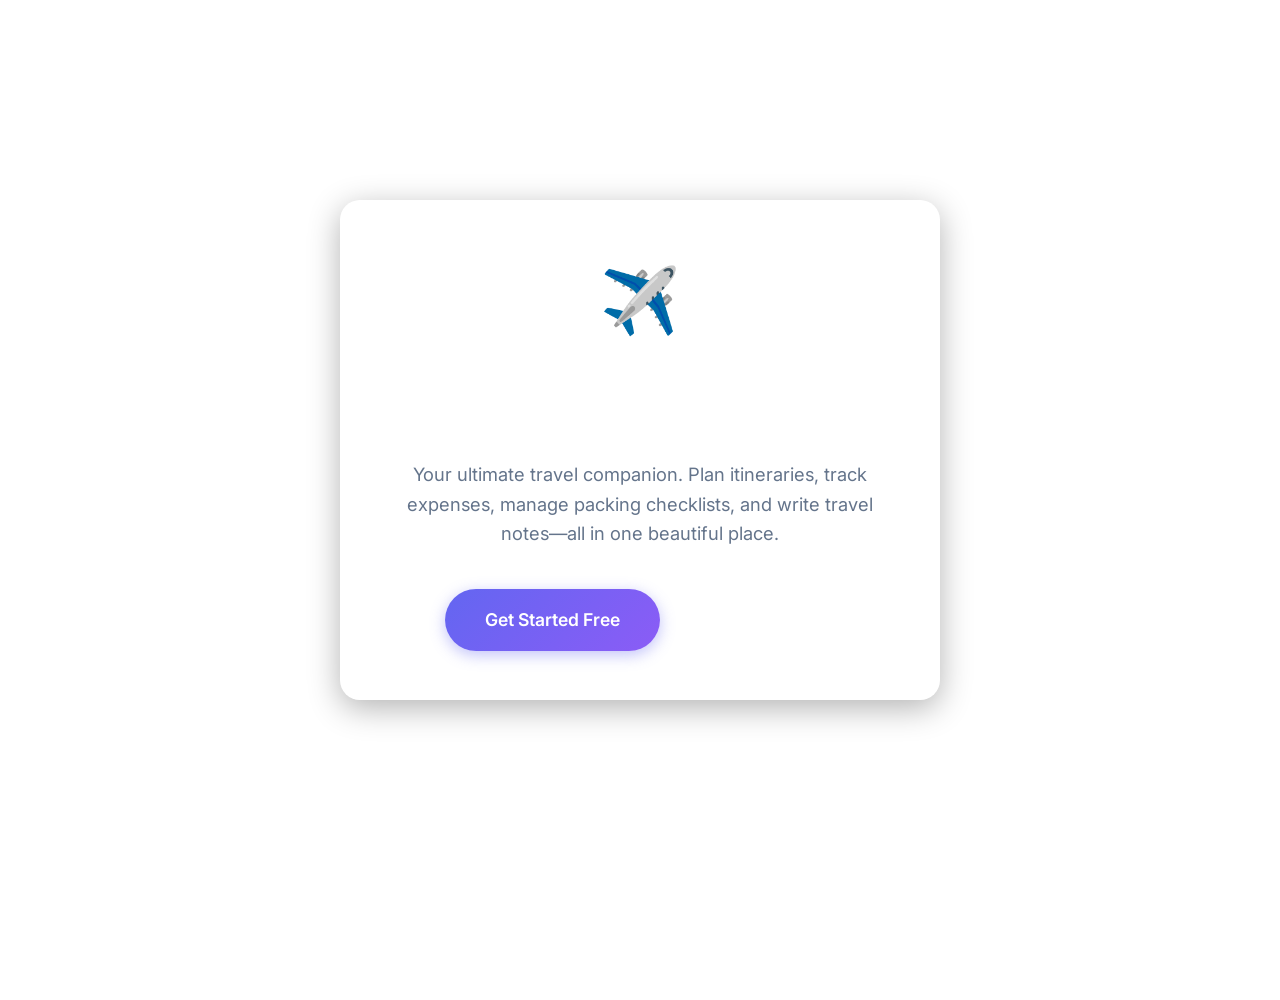
<file: index.html>
<!DOCTYPE html>
<html lang="en">
<head>
  <meta charset="UTF-8">
  <meta name="viewport" content="width=device-width, initial-scale=1.0">
  <title>Traveloop - Plan Your Dream Trip</title>
  <link rel="stylesheet" href="css/style.css">
  <style>
    /* Specific Landing Page Styles */
    body {
      display: flex;
      align-items: center;
      justify-content: center;
      min-height: 100vh;
      margin: 0;
      overflow: hidden;
      position: relative;
      background-color: var(--bg-dark);
    }
    
    /* Background elements matching the app */
    .bg-shape {
      position: absolute;
      border-radius: 50%;
      filter: blur(80px);
      z-index: -1;
      opacity: 0.5;
    }
    .shape-1 { width: 500px; height: 500px; background: var(--primary); top: -150px; left: -150px; }
    .shape-2 { width: 400px; height: 400px; background: var(--secondary); bottom: -100px; right: -100px; }
    
    .landing-card {
      background: var(--glass-bg);
      border: 1px solid var(--glass-border);
      border-radius: var(--radius-lg);
      padding: 3rem;
      text-align: center;
      max-width: 600px;
      width: 90%;
      box-shadow: 0 8px 32px rgba(0, 0, 0, 0.3);
      backdrop-filter: blur(16px);
      -webkit-backdrop-filter: blur(16px);
      animation: fadeIn 0.8s ease-out;
    }

    @keyframes fadeIn {
      from { opacity: 0; transform: translateY(20px); }
      to { opacity: 1; transform: translateY(0); }
    }

    .logo-icon {
      font-size: 4rem;
      margin-bottom: 1rem;
      display: inline-block;
      animation: float 3s ease-in-out infinite;
    }

    @keyframes float {
      0%, 100% { transform: translateY(0); }
      50% { transform: translateY(-10px); }
    }

    .landing-title {
      font-size: 3rem;
      font-weight: 800;
      margin-bottom: 1rem;
      background: linear-gradient(135deg, #fff, var(--primary-light));
      -webkit-background-clip: text;
      -webkit-text-fill-color: transparent;
      letter-spacing: -0.5px;
    }

    .landing-subtitle {
      color: var(--text-muted);
      font-size: 1.15rem;
      line-height: 1.6;
      margin-bottom: 2.5rem;
    }

    .button-group {
      display: flex;
      gap: 1rem;
      justify-content: center;
      flex-wrap: wrap;
    }

    .btn-landing {
      padding: 1rem 2.5rem;
      font-size: 1.1rem;
      min-width: 160px;
      justify-content: center;
      border-radius: 50px; /* pill shape */
    }

    .btn-outline {
      background: rgba(255, 255, 255, 0.05);
      border: 1px solid rgba(255,255,255,0.2);
      color: white;
    }
    
    .btn-outline:hover {
      background: rgba(255, 255, 255, 0.1);
      border-color: rgba(255,255,255,0.4);
      transform: translateY(-2px);
    }
  </style>
  <link rel="icon" href="data:image/svg+xml,<svg xmlns=%22http://www.w3.org/2000/svg%22 viewBox=%220 0 100 100%22><text y=%22.9em%22 font-size=%2290%22>✈️</text></svg>">
</head>
<body>
  <div class="bg-shape shape-1"></div>
  <div class="bg-shape shape-2"></div>

  <div class="landing-card">
    <div class="logo-icon">✈️</div>
    <h1 class="landing-title">Traveloop</h1>
    <p class="landing-subtitle">
      Your ultimate travel companion. Plan itineraries, track expenses, manage packing checklists, and write travel notes—all in one beautiful place.
    </p>
    
    <div class="button-group">
      <a href="signup.html" class="btn btn-primary btn-landing">Get Started Free</a>
      <a href="login.html" class="btn btn-outline btn-landing">Log In</a>
    </div>
  </div>

  <script>
    // If the user is already logged in, take them straight to their dashboard automatically
    if (localStorage.getItem('traveloop_token')) {
      window.location.replace('dashboard.html');
    }
  </script>
</body>
</html>
</file>
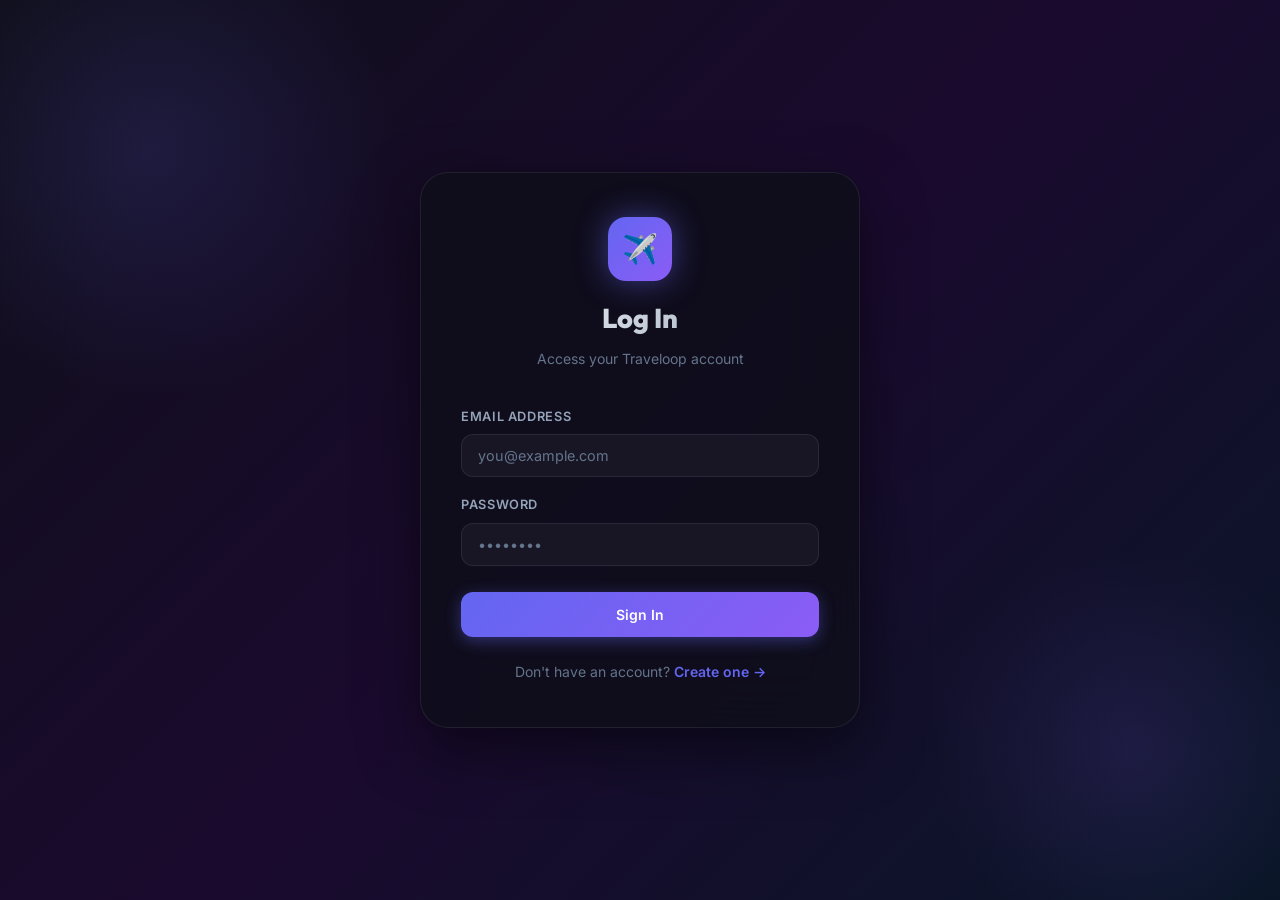
<file: createTrip.html>
<!DOCTYPE html>
<html lang="en">
<head>
  <meta charset="UTF-8"/>
  <meta name="viewport" content="width=device-width, initial-scale=1.0"/>
  <title>Traveloop — Create Trip</title>
  <link rel="stylesheet" href="css/style.css"/>
  <link rel="icon" href="data:image/svg+xml,<svg xmlns=%22http://www.w3.org/2000/svg%22 viewBox=%220 0 100 100%22><text y=%22.9em%22 font-size=%2290%22>✈️</text></svg>">
</head>
<body>
<div class="app-layout">
  <aside class="sidebar">
    <div class="sidebar-logo">
      <div class="sidebar-logo-icon">✈️</div>
      <span class="sidebar-logo-text">Traveloop</span>
    </div>
    <nav class="sidebar-nav">
      <div class="nav-section-label">Main</div>
      <a href="inbox.html" class="nav-link"><span class="nav-icon">📥</span> Inbox</a>
      <a href="social.html" class="nav-link"><span class="nav-icon">🌍</span> Social</a>
      <a href="dashboard.html" class="nav-link"><span class="nav-icon">🏠</span> Dashboard</a>
      <a href="myTrips.html" class="nav-link"><span class="nav-icon">🗺️</span> My Trips</a>
      <a href="createTrip.html" class="nav-link active"><span class="nav-icon">➕</span> New Trip</a>
      <div class="nav-section-label" style="margin-top:12px">Account</div>
      <a href="profile.html" class="nav-link"><span class="nav-icon">👤</span> Profile</a>
      <a href="settings.html" class="nav-link"><span class="nav-icon">⚙️</span> Settings</a>
      <button id="logoutBtn" class="nav-link" style="background:none;border:none;cursor:pointer;width:100%;text-align:left;font-size:0.875rem">
        <span class="nav-icon">🚪</span> Logout
      </button>
    </nav>
    <div class="sidebar-user">
      <div class="user-avatar" id="sidebarAvatar">?</div>
      <div class="user-info">
        <div class="user-name" id="sidebarUserName">Loading...</div>
        <div class="user-email" id="sidebarUserEmail"></div>
      </div>
    </div>
  </aside>

  <main class="main-content">
    <header class="top-header">
      <button class="hamburger" id="hamburger">☰</button>
      <span class="page-title" id="pageTitle">Create Trip</span>
      <div class="header-actions">
        <a href="myTrips.html" class="btn btn-secondary btn-sm">← Back</a>
      </div>
    </header>

    <div class="page-content" style="max-width:700px">
      <div class="glass-card" style="padding:36px">
        <h2 style="font-family:'Outfit',sans-serif;font-size:1.4rem;font-weight:700;margin-bottom:24px" id="formTitle">
          ✈️ Plan a New Adventure
        </h2>

        <div id="alertBox" class="alert alert-error"></div>

        <!-- Cover Preview -->
        <div id="coverPreview" style="height:140px;background:var(--gradient-primary);border-radius:var(--radius-lg);margin-bottom:24px;display:flex;align-items:center;justify-content:center;font-size:2rem;overflow:hidden;position:relative">
          <span style="color:var(--text-muted);font-size:2rem">🌍</span>
        </div>

        <form id="tripForm">
          <div class="form-group">
            <label class="form-label" for="tripName">Trip Name *</label>
            <input id="tripName" type="text" class="form-input" placeholder="e.g. Summer Europe 2024" required/>
          </div>

          <div class="form-group">
            <label class="form-label" for="tripDesc">Description</label>
            <textarea id="tripDesc" class="form-textarea" placeholder="Describe your trip..."></textarea>
          </div>

          <div class="form-row">
            <div class="form-group">
              <label class="form-label" for="startDate">Start Date</label>
              <input id="startDate" type="date" class="form-input"/>
            </div>
            <div class="form-group">
              <label class="form-label" for="endDate">End Date</label>
              <input id="endDate" type="date" class="form-input"/>
            </div>
          </div>

          <div class="form-group">
            <label class="form-label" for="coverImage">Cover Image URL</label>
            <input id="coverImage" type="url" class="form-input" placeholder="https://example.com/image.jpg"/>
            <div style="font-size:0.75rem;color:var(--text-muted);margin-top:6px">
              💡 Use Unsplash URLs for beautiful travel photos
            </div>
          </div>

          <div style="display:flex;gap:12px;margin-top:8px">
            <button id="submitBtn" type="submit" class="btn btn-primary" style="flex:1;justify-content:center;padding:14px">
              ✈️ Create Trip
            </button>
            <a href="myTrips.html" class="btn btn-secondary" style="padding:14px 20px">Cancel</a>
          </div>
        </form>
      </div>
    </div>
  </main>
</div>

<script src="js/api.js"></script>
<script src="js/createTrip.js"></script>
</body>
</html>
</file>
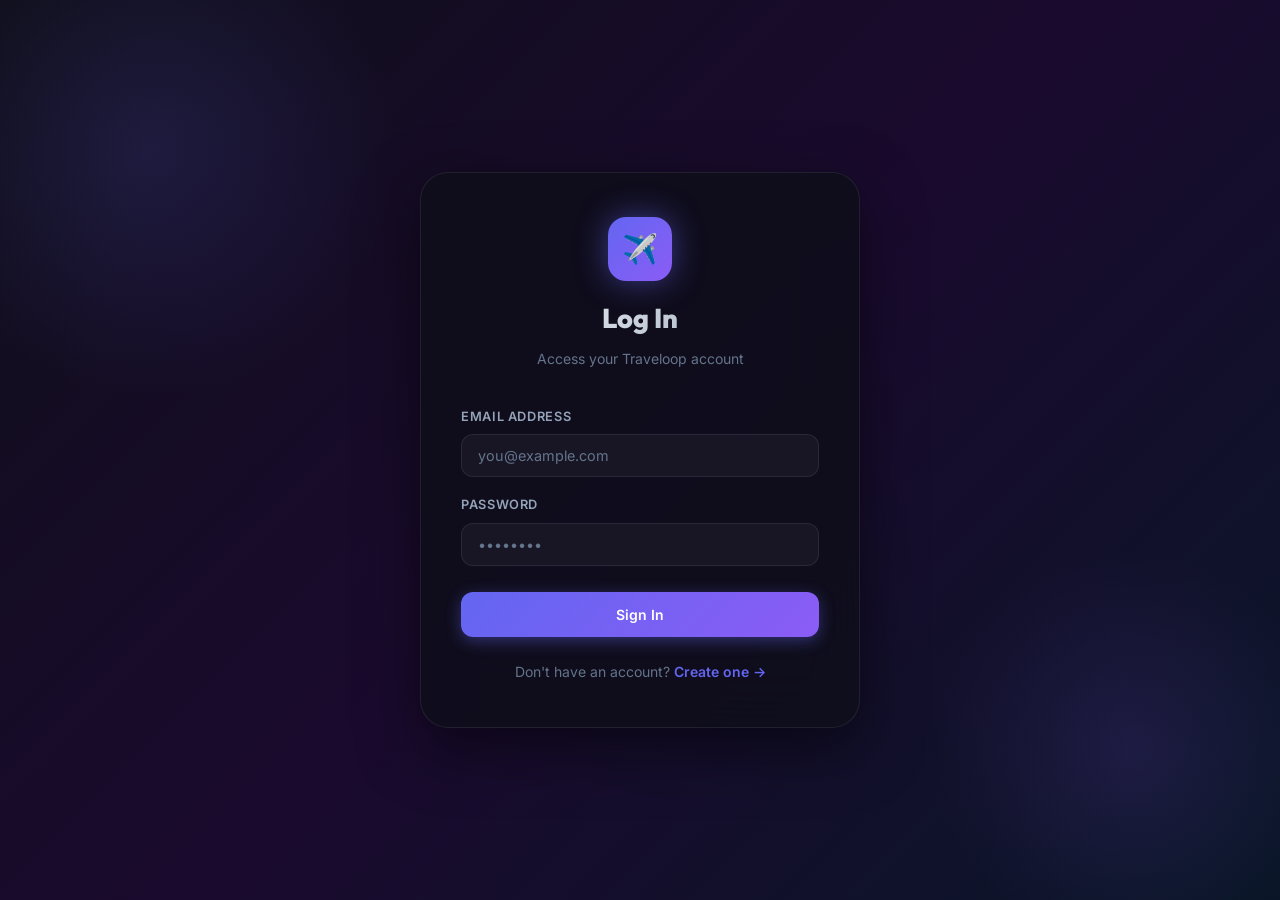
<file: dashboard.html>
<!DOCTYPE html>
<html lang="en">
<head>
  <meta charset="UTF-8"/>
  <meta name="viewport" content="width=device-width, initial-scale=1.0"/>
  <title>Traveloop — Dashboard</title>
  <meta name="description" content="Your Traveloop travel planning dashboard."/>
  <link rel="stylesheet" href="css/style.css"/>
  <link rel="stylesheet" href="css/dashboard.css"/>
  <link rel="icon" href="data:image/svg+xml,<svg xmlns=%22http://www.w3.org/2000/svg%22 viewBox=%220 0 100 100%22><text y=%22.9em%22 font-size=%2290%22>✈️</text></svg>">
</head>
<body>
<div class="app-layout">
  <!-- Sidebar -->
  <aside class="sidebar">
    <div class="sidebar-logo">
      <div class="sidebar-logo-icon">✈️</div>
      <span class="sidebar-logo-text">Traveloop</span>
    </div>
    <nav class="sidebar-nav">
      <div class="nav-section-label">Main</div>
      <a href="inbox.html" class="nav-link"><span class="nav-icon">📥</span> Inbox</a>
      <a href="social.html" class="nav-link"><span class="nav-icon">🌍</span> Social</a>
      <a href="dashboard.html" class="nav-link active"><span class="nav-icon">🏠</span> Dashboard</a>
      <a href="myTrips.html" class="nav-link"><span class="nav-icon">🗺️</span> My Trips</a>
      <a href="createTrip.html" class="nav-link"><span class="nav-icon">➕</span> New Trip</a>
      <div class="nav-section-label" style="margin-top:12px">Account</div>
      <a href="profile.html" class="nav-link"><span class="nav-icon">👤</span> Profile</a>
      <a href="settings.html" class="nav-link"><span class="nav-icon">⚙️</span> Settings</a>
      <button id="logoutBtn" class="nav-link" style="background:none;border:none;cursor:pointer;width:100%;text-align:left;font-size:0.875rem">
        <span class="nav-icon">🚪</span> Logout
      </button>
    </nav>
    <div class="sidebar-user">
      <div class="user-avatar" id="sidebarAvatar">?</div>
      <div class="user-info">
        <div class="user-name" id="sidebarUserName">Loading...</div>
        <div class="user-email" id="sidebarUserEmail"></div>
      </div>
    </div>
  </aside>

  <!-- Main Content -->
  <main class="main-content">
    <header class="top-header">
      <button class="hamburger" id="hamburger">☰</button>
      <span class="page-title">Dashboard</span>
      <div class="header-actions">
        <button class="btn btn-primary btn-sm" id="createTripBtn">✈️ New Trip</button>
      </div>
    </header>

    <div class="page-content">
      <!-- Hero Banner -->
      <div class="dashboard-hero">
        <div class="hero-greeting">Good day, traveler!</div>
        <h1 class="hero-title">Welcome, <span id="heroName">...</span> 👋</h1>
        <p class="hero-subtitle">Where will your next adventure take you?</p>
        <div class="hero-emoji">🌏</div>
      </div>

      <!-- Stats Row -->
      <div class="stat-cards" style="margin-bottom:32px">
        <div class="stat-card">
          <div class="stat-card-label">Total Trips</div>
          <div class="stat-card-value indigo" id="statTotalTrips">—</div>
        </div>
        <div class="stat-card">
          <div class="stat-card-label">Upcoming</div>
          <div class="stat-card-value cyan" id="statUpcoming">—</div>
        </div>
        <div class="stat-card">
          <div class="stat-card-label">Cities Visited</div>
          <div class="stat-card-value green" id="statCities">—</div>
        </div>
      </div>

      <!-- Recent Trips -->
      <div style="margin-bottom:40px">
        <div class="section-header">
          <h2 class="section-title">✈️ Recent Trips</h2>
          <a href="myTrips.html" class="btn btn-secondary btn-sm">View All</a>
        </div>

        <div id="tripsEmpty" class="empty-state" style="display:none">
          <span class="empty-state-icon">🗺️</span>
          <h3>No trips yet</h3>
          <p>Start planning your first adventure!</p>
          <button class="btn btn-primary" style="margin-top:16px" onclick="window.location.href='createTrip.html'">✈️ Create Trip</button>
        </div>

        <div class="trips-grid" id="recentTrips"></div>
      </div>

      <!-- Recommended Destinations -->
      <div>
        <div class="section-header">
          <h2 class="section-title">🌍 Explore Destinations</h2>
        </div>
        <div class="destinations-grid" id="destinationsGrid"></div>
      </div>
    </div>
  </main>
</div>

<script src="js/api.js"></script>
<script src="js/dashboard.js"></script>
</body>
</html>
</file>
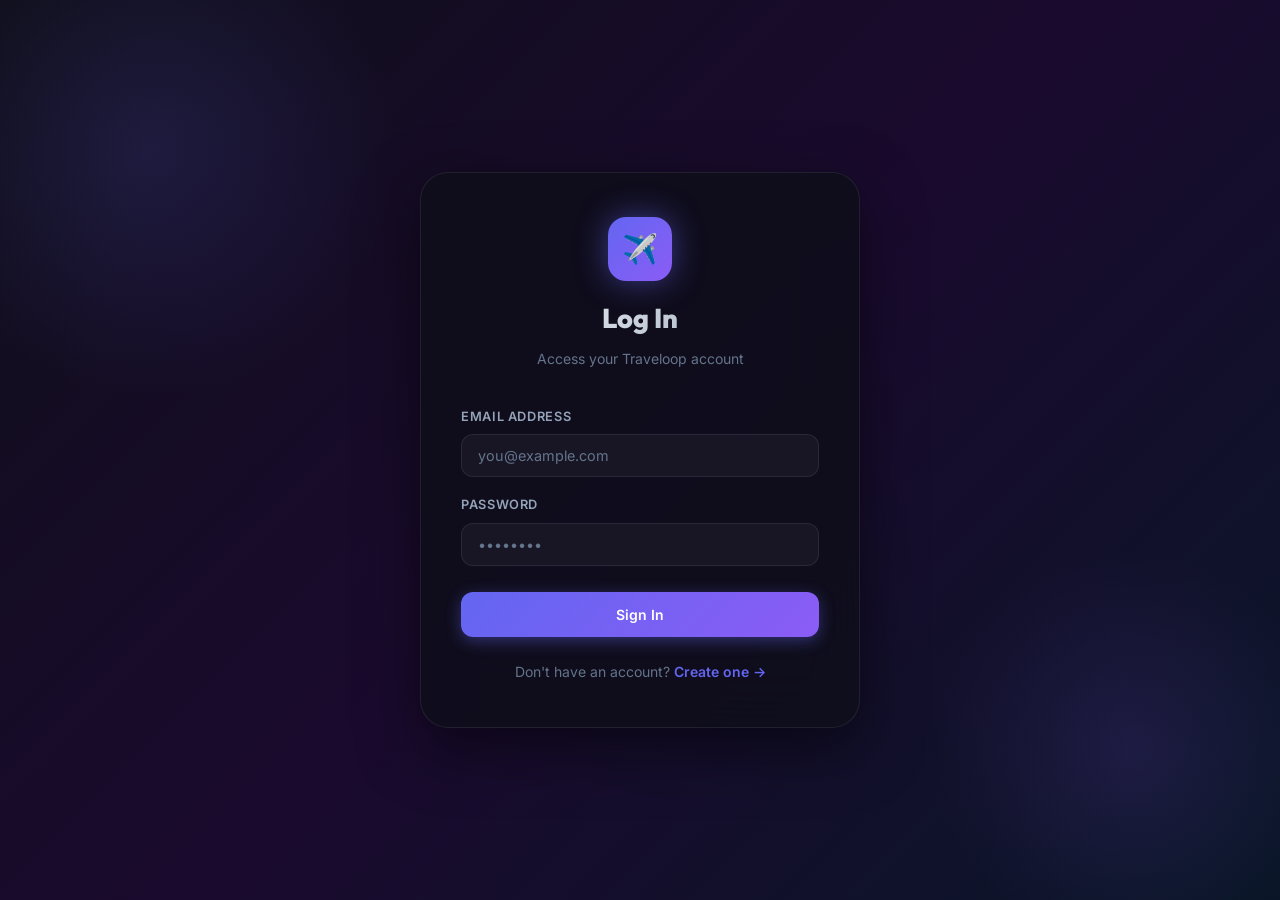
<file: inbox.html>
<!DOCTYPE html>
<html lang="en">
<head>
  <meta charset="UTF-8"/>
  <meta name="viewport" content="width=device-width, initial-scale=1.0"/>
  <title>Traveloop — Inbox</title>
  <link rel="stylesheet" href="css/style.css"/>
  <link rel="icon" href="data:image/svg+xml,<svg xmlns=%22http://www.w3.org/2000/svg%22 viewBox=%220 0 100 100%22><text y=%22.9em%22 font-size=%2290%22>✈️</text></svg>">
  <style>
    .notification-card {
      background: var(--glass-bg);
      border: 1px solid var(--glass-border);
      border-radius: var(--radius-md);
      padding: 20px;
      margin-bottom: 16px;
      display: flex;
      gap: 16px;
      align-items: center;
      transition: var(--transition);
      cursor: pointer;
      animation: slideUp 0.3s ease-out;
    }
    .notification-card:hover {
      background: var(--bg-card-hover);
      border-color: var(--accent-primary);
      transform: translateX(4px);
    }
    .notification-icon {
      width: 48px;
      height: 48px;
      background: rgba(99, 102, 241, 0.1);
      border-radius: 12px;
      display: flex;
      align-items: center;
      justify-content: center;
      font-size: 1.5rem;
      flex-shrink: 0;
    }
    .notification-content {
      flex: 1;
    }
    .notification-title {
      font-weight: 700;
      font-size: 1rem;
      margin-bottom: 4px;
    }
    .notification-text {
      font-size: 0.875rem;
      color: var(--text-muted);
    }
    .notification-time {
      font-size: 0.75rem;
      color: var(--accent-primary);
      margin-top: 8px;
      font-weight: 600;
    }
    .empty-inbox {
      text-align: center;
      padding: 60px 20px;
      color: var(--text-muted);
    }
  </style>
</head>
<body>
<div class="app-layout">
  <aside class="sidebar">
    <div class="sidebar-logo">
      <div class="sidebar-logo-icon">✈️</div>
      <span class="sidebar-logo-text">Traveloop</span>
    </div>
    <nav class="sidebar-nav">
      <div class="nav-section-label">Main</div>
      <a href="inbox.html" class="nav-link active"><span class="nav-icon">📥</span> Inbox</a>
      <a href="social.html" class="nav-link"><span class="nav-icon">🌍</span> Social</a>
      <a href="dashboard.html" class="nav-link"><span class="nav-icon">🏠</span> Dashboard</a>
      <a href="myTrips.html" class="nav-link"><span class="nav-icon">🗺️</span> My Trips</a>
      <a href="createTrip.html" class="nav-link"><span class="nav-icon">➕</span> New Trip</a>
      <div class="nav-section-label" style="margin-top:12px">Account</div>
      <a href="profile.html" class="nav-link"><span class="nav-icon">👤</span> Profile</a>
      <a href="settings.html" class="nav-link"><span class="nav-icon">⚙️</span> Settings</a>
      <button id="logoutBtn" class="nav-link" style="background:none;border:none;cursor:pointer;width:100%;text-align:left;font-size:0.875rem">
        <span class="nav-icon">🚪</span> Logout
      </button>
    </nav>
    <div class="sidebar-user">
      <div class="user-avatar" id="sidebarAvatar">?</div>
      <div class="user-info">
        <div class="user-name" id="sidebarUserName">Loading...</div>
        <div class="user-email" id="sidebarUserEmail"></div>
      </div>
    </div>
  </aside>

  <main class="main-content">
    <header class="top-header">
      <button class="hamburger" id="hamburger">☰</button>
      <span class="page-title">Inbox</span>
    </header>

    <div class="page-content" style="max-width: 800px">
      <div style="margin-bottom: 24px">
        <h2 style="font-size: 1.5rem; font-weight: 700">📥 Your Notifications</h2>
        <p style="color: var(--text-muted)">Stay updated on your trips and community activity.</p>
      </div>

      <div id="notificationsList">
        <!-- JS will populate this -->
      </div>
    </div>
  </main>
</div>

<script src="js/api.js"></script>
<script src="js/inbox.js"></script>
</body>
</html>
</file>
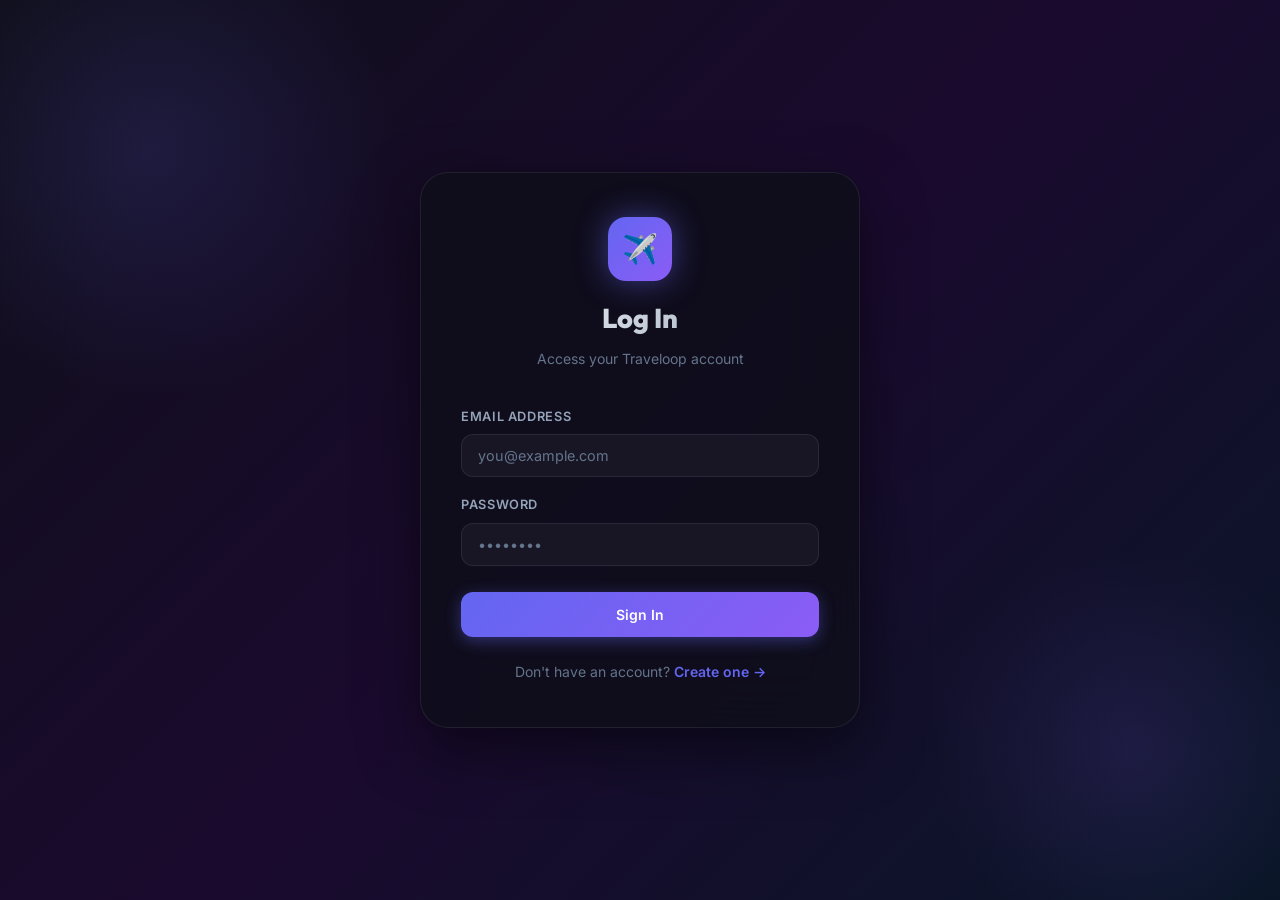
<file: login.html>
<!DOCTYPE html>
<html lang="en">
<head>
  <meta charset="UTF-8"/>
  <meta name="viewport" content="width=device-width, initial-scale=1.0"/>
  <title>Traveloop — Login</title>
  <meta name="description" content="Login to Traveloop, your smart travel planning companion."/>
  <link rel="stylesheet" href="css/style.css"/>
  <link rel="stylesheet" href="css/auth.css"/>
  <link rel="icon" href="data:image/svg+xml,<svg xmlns=%22http://www.w3.org/2000/svg%22 viewBox=%220 0 100 100%22><text y=%22.9em%22 font-size=%2290%22>✈️</text></svg>">
</head>
<body>
  <div class="auth-page">
    <div class="auth-card">
      <div class="auth-logo">
        <div class="auth-logo-icon">✈️</div>
        <h1 class="auth-title">Log In</h1>
        <p class="auth-subtitle">Access your Traveloop account</p>
      </div>

      <div id="alertBox" class="alert alert-error"></div>

      <form id="loginForm">
        <div class="form-group">
          <label class="form-label" for="email">Email Address</label>
          <input id="email" type="email" class="form-input" placeholder="you@example.com" required autocomplete="email"/>
        </div>
        <div class="form-group">
          <label class="form-label" for="password">Password</label>
          <input id="password" type="password" class="form-input" placeholder="••••••••" required autocomplete="current-password"/>
        </div>
        <button id="loginBtn" type="submit" class="btn btn-primary" style="width:100%;justify-content:center;padding:14px;margin-top:8px">
          Sign In
        </button>
      </form>

      <div class="auth-link">
        Don't have an account? <a href="signup.html">Create one →</a>
      </div>
    </div>
  </div>

  <script src="js/api.js"></script>
  <script src="js/auth.js"></script>
</body>
</html>
</file>
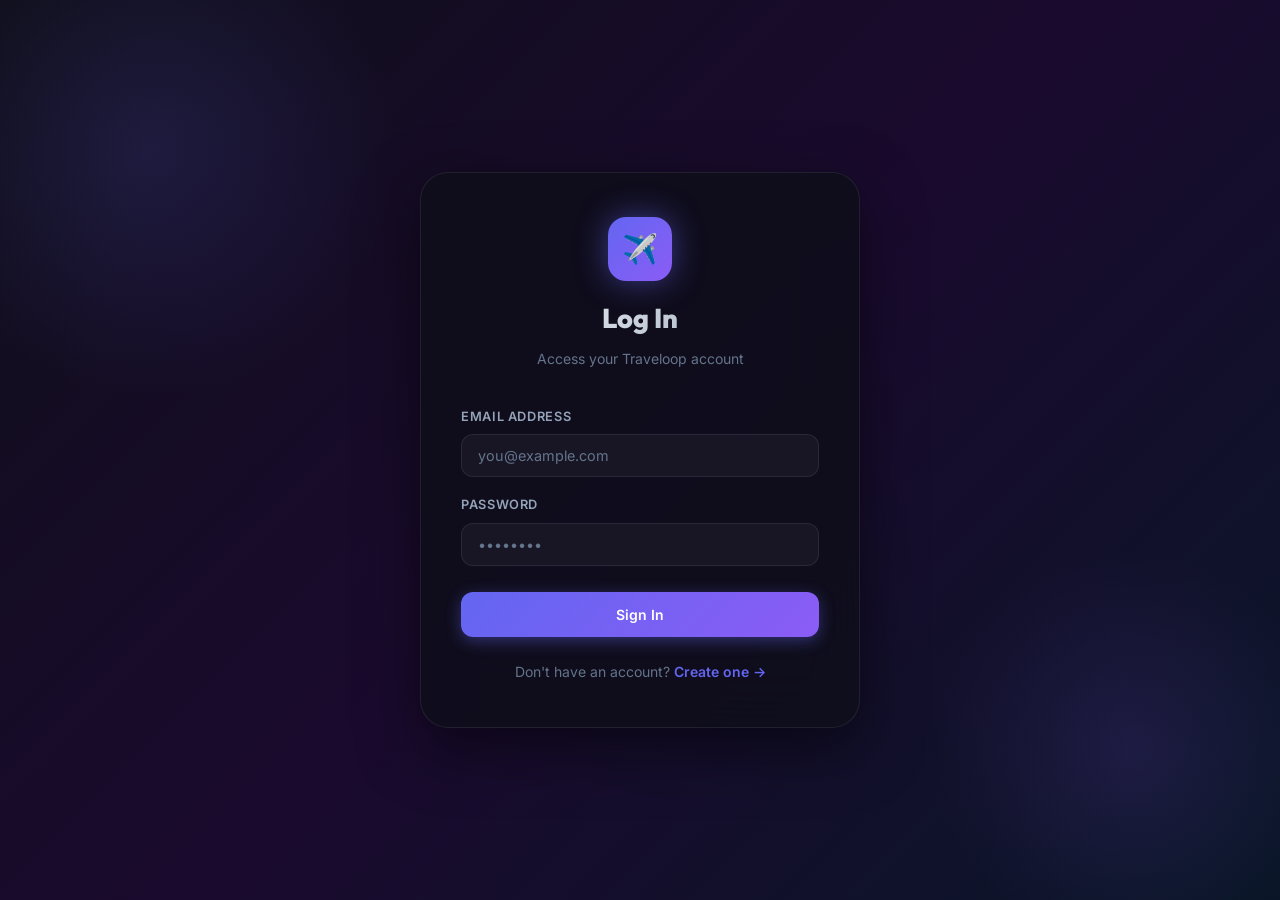
<file: myTrips.html>
<!DOCTYPE html>
<html lang="en">
<head>
  <meta charset="UTF-8"/>
  <meta name="viewport" content="width=device-width, initial-scale=1.0"/>
  <title>Traveloop — My Trips</title>
  <link rel="stylesheet" href="css/style.css"/>
  <link rel="stylesheet" href="css/dashboard.css"/>
  <link rel="icon" href="data:image/svg+xml,<svg xmlns=%22http://www.w3.org/2000/svg%22 viewBox=%220 0 100 100%22><text y=%22.9em%22 font-size=%2290%22>✈️</text></svg>">
</head>
<body>
<div class="app-layout">
  <aside class="sidebar">
    <div class="sidebar-logo">
      <div class="sidebar-logo-icon">✈️</div>
      <span class="sidebar-logo-text">Traveloop</span>
    </div>
    <nav class="sidebar-nav">
      <div class="nav-section-label">Main</div>
      <a href="inbox.html" class="nav-link"><span class="nav-icon">📥</span> Inbox</a>
      <a href="social.html" class="nav-link"><span class="nav-icon">🌍</span> Social</a>
      <a href="dashboard.html" class="nav-link"><span class="nav-icon">🏠</span> Dashboard</a>
      <a href="myTrips.html" class="nav-link active"><span class="nav-icon">🗺️</span> My Trips</a>
      <a href="createTrip.html" class="nav-link"><span class="nav-icon">➕</span> New Trip</a>
      <div class="nav-section-label" style="margin-top:12px">Account</div>
      <a href="profile.html" class="nav-link"><span class="nav-icon">👤</span> Profile</a>
      <a href="settings.html" class="nav-link"><span class="nav-icon">⚙️</span> Settings</a>
      <button id="logoutBtn" class="nav-link" style="background:none;border:none;cursor:pointer;width:100%;text-align:left;font-size:0.875rem">
        <span class="nav-icon">🚪</span> Logout
      </button>
    </nav>
    <div class="sidebar-user">
      <div class="user-avatar" id="sidebarAvatar">?</div>
      <div class="user-info">
        <div class="user-name" id="sidebarUserName">Loading...</div>
        <div class="user-email" id="sidebarUserEmail"></div>
      </div>
    </div>
  </aside>

  <main class="main-content">
    <header class="top-header">
      <button class="hamburger" id="hamburger">☰</button>
      <span class="page-title">My Trips <span id="tripsCount" style="font-size:0.8rem;color:var(--text-muted);font-weight:400"></span></span>
      <div class="header-actions">
        <button class="btn btn-primary btn-sm" id="createTripBtn">➕ New Trip</button>
      </div>
    </header>

    <div class="page-content">
      <!-- Search & Filter Row -->
      <div style="display:flex;gap:12px;margin-bottom:24px;flex-wrap:wrap">
        <input id="searchInput" type="text" class="form-input" placeholder="🔍 Search trips..." style="flex:1;min-width:200px"/>
        <select id="filterSelect" class="form-select" style="width:auto;min-width:140px">
          <option value="all">All Trips</option>
          <option value="upcoming">Upcoming</option>
          <option value="past">Past</option>
          <option value="public">Public</option>
        </select>
      </div>

      <!-- Empty State -->
      <div id="tripsEmpty" class="empty-state" style="display:none">
        <span class="empty-state-icon">🗺️</span>
        <h3>No trips found</h3>
        <p>Create your first trip to get started!</p>
        <button class="btn btn-primary" style="margin-top:16px" onclick="window.location.href='createTrip.html'">✈️ Create Trip</button>
      </div>

      <!-- Trips Grid -->
      <div class="trips-grid" id="tripsGrid">
        <div style="grid-column:1/-1;text-align:center;padding:40px;color:var(--text-muted)">
          <span class="spinner"></span> Loading trips...
        </div>
      </div>
    </div>
  </main>
</div>

<script src="js/api.js"></script>
<script src="js/myTrips.js"></script>
</body>
</html>
</file>
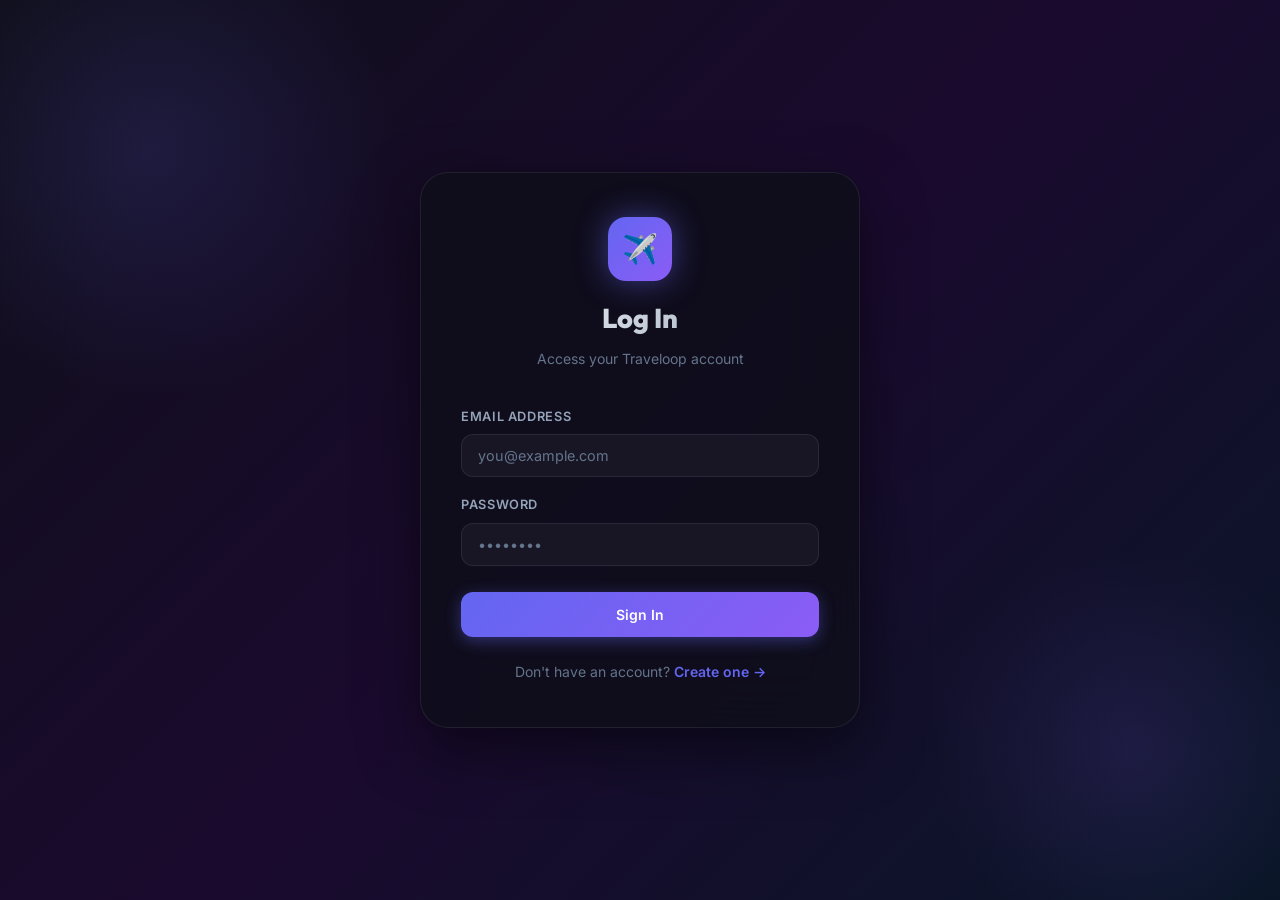
<file: profile.html>
<!DOCTYPE html>
<html lang="en">
<head>
  <meta charset="UTF-8"/>
  <meta name="viewport" content="width=device-width, initial-scale=1.0"/>
  <title>Traveloop — Profile</title>
  <link rel="stylesheet" href="css/style.css"/>
  <link rel="icon" href="data:image/svg+xml,<svg xmlns=%22http://www.w3.org/2000/svg%22 viewBox=%220 0 100 100%22><text y=%22.9em%22 font-size=%2290%22>✈️</text></svg>">
</head>
<body>
<div class="app-layout">
  <aside class="sidebar">
    <div class="sidebar-logo">
      <div class="sidebar-logo-icon">✈️</div>
      <span class="sidebar-logo-text">Traveloop</span>
    </div>
    <nav class="sidebar-nav">
      <div class="nav-section-label">Main</div>
      <a href="inbox.html" class="nav-link"><span class="nav-icon">📥</span> Inbox</a>
      <a href="social.html" class="nav-link"><span class="nav-icon">🌍</span> Social</a>
      <a href="dashboard.html" class="nav-link"><span class="nav-icon">🏠</span> Dashboard</a>
      <a href="myTrips.html" class="nav-link"><span class="nav-icon">🗺️</span> My Trips</a>
      <a href="createTrip.html" class="nav-link"><span class="nav-icon">➕</span> New Trip</a>
      <div class="nav-section-label" style="margin-top:12px">Account</div>
      <a href="profile.html" class="nav-link active"><span class="nav-icon">👤</span> Profile</a>
      <a href="settings.html" class="nav-link"><span class="nav-icon">⚙️</span> Settings</a>
      <button id="logoutBtn" class="nav-link" style="background:none;border:none;cursor:pointer;width:100%;text-align:left;font-size:0.875rem">
        <span class="nav-icon">🚪</span> Logout
      </button>
    </nav>
    <div class="sidebar-user">
      <div class="user-avatar" id="sidebarAvatar">?</div>
      <div class="user-info">
        <div class="user-name" id="sidebarUserName">Loading...</div>
        <div class="user-email" id="sidebarUserEmail"></div>
      </div>
    </div>
  </aside>

  <main class="main-content">
    <header class="top-header">
      <button class="hamburger" id="hamburger">☰</button>
      <span class="page-title">My Profile</span>
    </header>

    <div class="page-content" style="max-width:800px">
      <!-- Profile Header Card -->
      <div class="glass-card" style="padding:32px;margin-bottom:24px;display:flex;align-items:center;gap:24px;flex-wrap:wrap">
        <div id="avatarPreview" class="user-avatar" style="width:80px;height:80px;font-size:1.8rem;font-weight:700;border:3px solid rgba(99,102,241,0.4)">?</div>
        <div>
          <h2 style="font-family:'Outfit',sans-serif;font-size:1.4rem;font-weight:700;margin-bottom:4px" id="sidebarUserName2">Loading...</h2>
          <p style="color:var(--text-muted);font-size:0.875rem">Member since <span id="memberSince">—</span></p>
        </div>
        <div class="stat-cards" style="margin:0;flex:1;min-width:260px">
          <div class="stat-card">
            <div class="stat-card-label">My Trips</div>
            <div class="stat-card-value indigo" id="statMyTrips">—</div>
          </div>
          <div class="stat-card">
            <div class="stat-card-label">Cities</div>
            <div class="stat-card-value cyan" id="statMyCities">—</div>
          </div>
        </div>
      </div>

      <!-- Update Profile -->
      <div class="glass-card" style="padding:28px;margin-bottom:24px">
        <h3 style="font-size:1rem;font-weight:700;margin-bottom:20px">✏️ Update Profile</h3>
        <div id="profileAlert" class="alert"></div>
        <form id="profileForm">
          <div class="form-row">
            <div class="form-group">
              <label class="form-label">Full Name</label>
              <input id="profileName" type="text" class="form-input" required/>
            </div>
            <div class="form-group">
              <label class="form-label">Email Address</label>
              <input id="profileEmail" type="email" class="form-input" required/>
            </div>
          </div>
          <div class="form-group">
            <label class="form-label">Profile Image URL</label>
            <input id="profileImage" type="url" class="form-input" placeholder="https://example.com/avatar.jpg"/>
          </div>
          <button id="saveProfileBtn" type="submit" class="btn btn-primary">💾 Save Profile</button>
        </form>
      </div>

      <!-- Traveler Rating & Stats -->
      <div class="glass-card" style="padding:28px;margin-bottom:24px;text-align:center">
        <h3 style="font-size:1rem;font-weight:700;margin-bottom:10px">🌟 Traveler Level</h3>
        <div id="travelerLevelBadge" style="font-size:2rem;font-weight:800;color:var(--primary);margin-bottom:5px">Loading...</div>
        <p id="travelerLevelDesc" style="color:var(--text-muted);font-size:0.9rem">Plan more trips to level up!</p>
      </div>

      <!-- Places Visited -->
      <div class="glass-card" style="padding:28px">
        <h3 style="font-size:1rem;font-weight:700;margin-bottom:20px">📍 Places Visited</h3>
        <div id="placesVisitedGrid" style="display:flex;flex-wrap:wrap;gap:12px">
          <!-- Populated by JS -->
        </div>
      </div>
    </div>
  </main>
</div>

<script src="js/api.js"></script>
<script src="js/profile.js"></script>
</body>
</html>
</file>
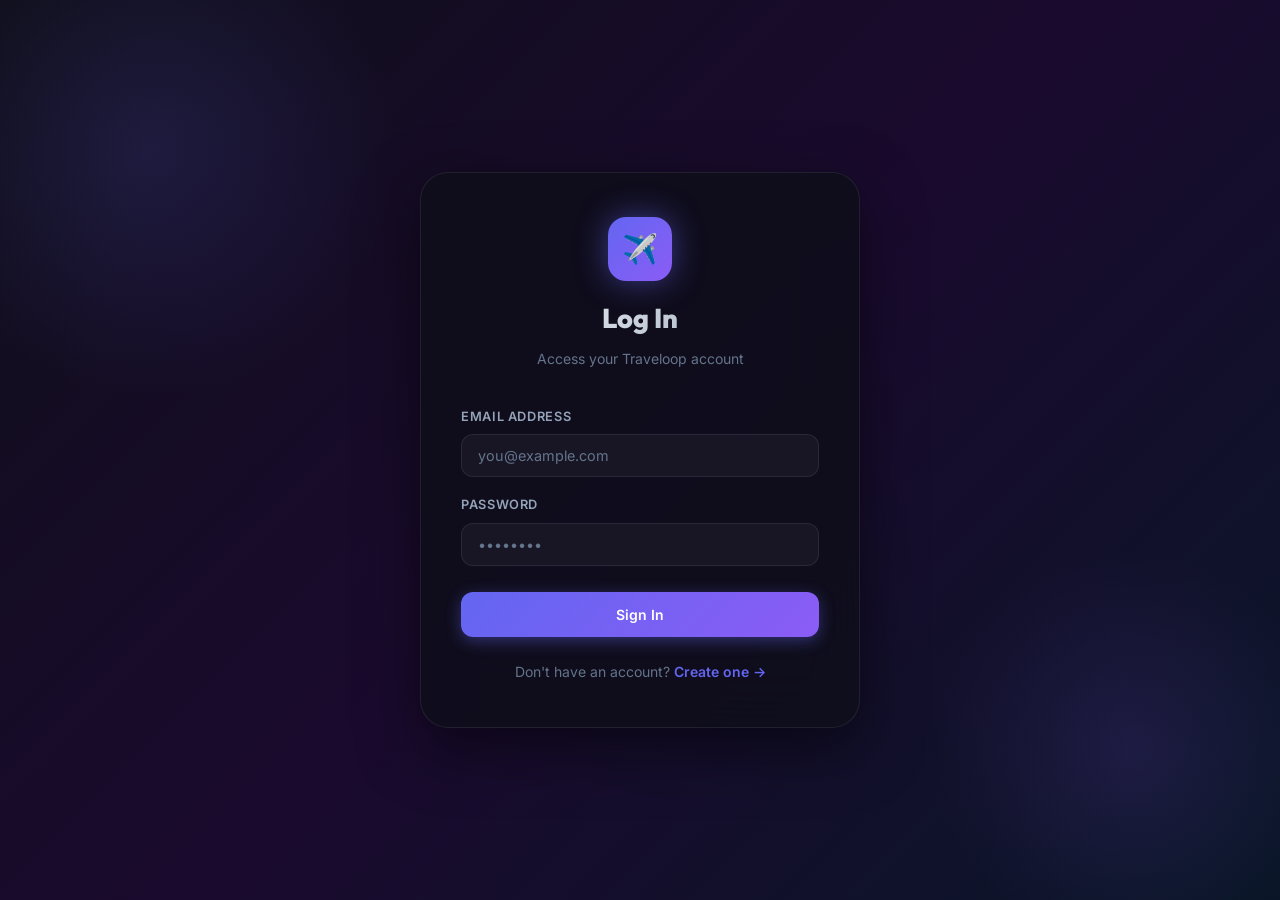
<file: settings.html>
<!DOCTYPE html>
<html lang="en">
<head>
  <meta charset="UTF-8"/>
  <meta name="viewport" content="width=device-width, initial-scale=1.0"/>
  <title>Traveloop — Settings</title>
  <link rel="stylesheet" href="css/style.css"/>
  <link rel="icon" href="data:image/svg+xml,<svg xmlns=%22http://www.w3.org/2000/svg%22 viewBox=%220 0 100 100%22><text y=%22.9em%22 font-size=%2290%22>✈️</text></svg>">
</head>
<body>
<div class="app-layout">
  <aside class="sidebar">
    <div class="sidebar-logo">
      <div class="sidebar-logo-icon">✈️</div>
      <span class="sidebar-logo-text">Traveloop</span>
    </div>
    <nav class="sidebar-nav">
      <div class="nav-section-label">Main</div>
      <a href="inbox.html" class="nav-link"><span class="nav-icon">📥</span> Inbox</a>
      <a href="social.html" class="nav-link"><span class="nav-icon">🌍</span> Social</a>
      <a href="dashboard.html" class="nav-link"><span class="nav-icon">🏠</span> Dashboard</a>
      <a href="myTrips.html" class="nav-link"><span class="nav-icon">🗺️</span> My Trips</a>
      <a href="createTrip.html" class="nav-link"><span class="nav-icon">➕</span> New Trip</a>
      <div class="nav-section-label" style="margin-top:12px">Account</div>
      <a href="profile.html" class="nav-link"><span class="nav-icon">👤</span> Profile</a>
      <a href="settings.html" class="nav-link active"><span class="nav-icon">⚙️</span> Settings</a>
      <button id="logoutBtn" class="nav-link" style="background:none;border:none;cursor:pointer;width:100%;text-align:left;font-size:0.875rem">
        <span class="nav-icon">🚪</span> Logout
      </button>
    </nav>
    <div class="sidebar-user">
      <div class="user-avatar" id="sidebarAvatar">?</div>
      <div class="user-info">
        <div class="user-name" id="sidebarUserName">Loading...</div>
        <div class="user-email" id="sidebarUserEmail"></div>
      </div>
    </div>
  </aside>

  <main class="main-content">
    <header class="top-header">
      <button class="hamburger" id="hamburger">☰</button>
      <span class="page-title">Settings</span>
    </header>

    <div class="page-content" style="max-width:800px">

      <!-- Theme Selector -->
      <div class="glass-card" style="padding:28px;margin-bottom:24px">
        <h3 style="font-size:1rem;font-weight:700;margin-bottom:20px">🎨 App Theme</h3>
        <p style="color:var(--text-muted);font-size:0.9rem;margin-bottom:20px">Choose a visual theme for Traveloop.</p>
        <div style="display:flex;gap:16px;flex-wrap:wrap">
          <button class="btn btn-secondary" onclick="setTheme('default')">Night Sky (Default)</button>
          <button class="btn btn-secondary" onclick="setTheme('ocean')" style="background:rgba(14,165,233,0.2);border-color:#0ea5e9">Deep Ocean</button>
          <button class="btn btn-secondary" onclick="setTheme('sunset')" style="background:rgba(244,63,94,0.2);border-color:#f43f5e">Warm Sunset</button>
          <button class="btn btn-secondary" onclick="setTheme('light')" style="background:#f8fafc;color:#0f172a;border-color:#cbd5e1">☀️ Light Mode</button>
        </div>
      </div>

      <!-- Change Password -->
      <div class="glass-card" style="padding:28px">
        <h3 style="font-size:1rem;font-weight:700;margin-bottom:20px">🔒 Change Password</h3>
        <div id="passwordAlert" class="alert"></div>
        <form id="passwordForm">
          <div class="form-group">
            <label class="form-label">Current Password</label>
            <input id="currentPassword" type="password" class="form-input" required/>
          </div>
          <div class="form-row">
            <div class="form-group">
              <label class="form-label">New Password</label>
              <input id="newPassword" type="password" class="form-input" placeholder="Min. 6 characters" required/>
            </div>
            <div class="form-group">
              <label class="form-label">Confirm Password</label>
              <input id="confirmNewPassword" type="password" class="form-input" required/>
            </div>
          </div>
          <button id="savePasswordBtn" type="submit" class="btn btn-primary">🔒 Update Password</button>
        </form>
      </div>

    </div>
  </main>
</div>

<script src="js/api.js"></script>
<script src="js/settings.js"></script>
</body>
</html>
</file>
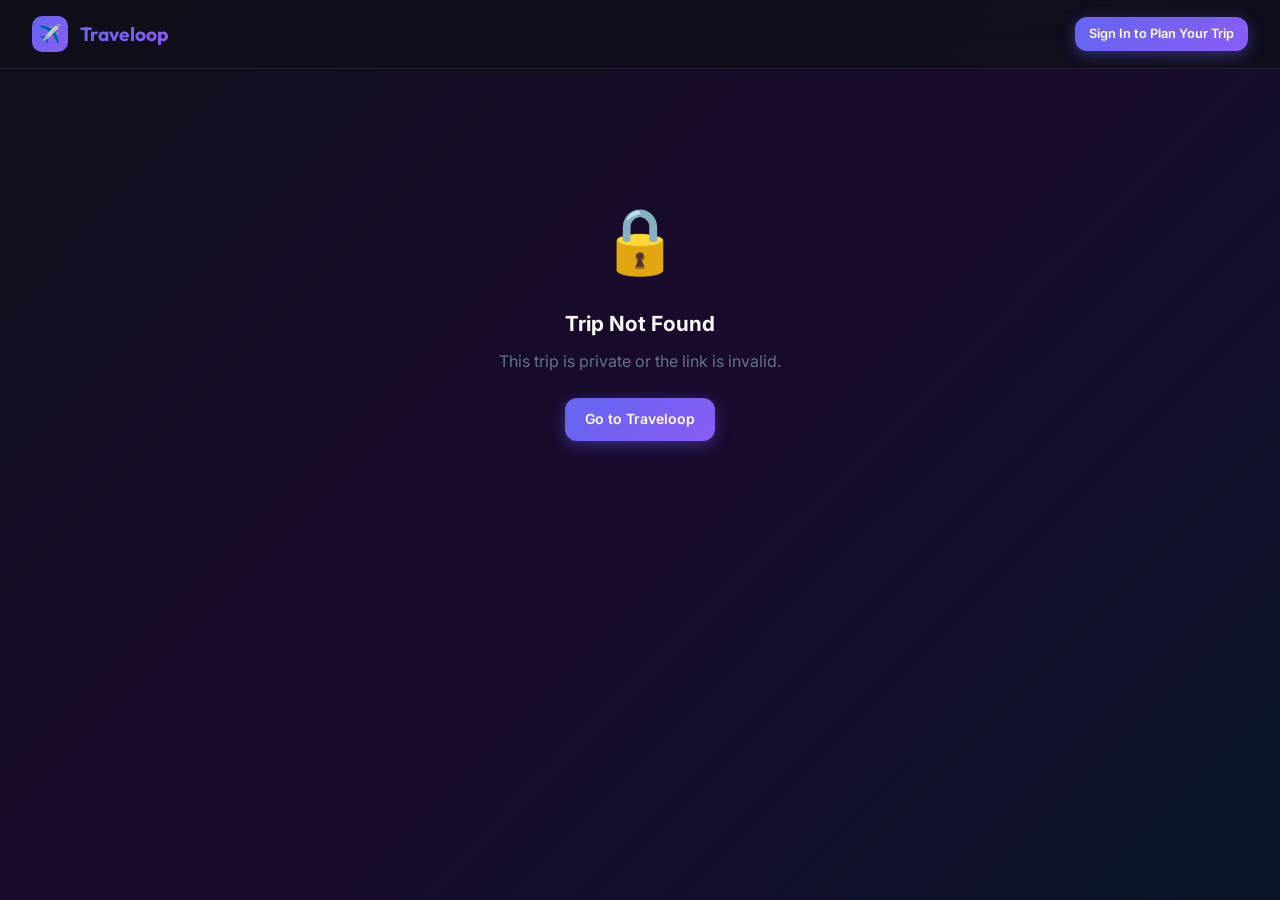
<file: sharedTrip.html>
<!DOCTYPE html>
<html lang="en">
<head>
  <meta charset="UTF-8"/>
  <meta name="viewport" content="width=device-width, initial-scale=1.0"/>
  <title>Traveloop — Shared Trip</title>
  <meta name="description" content="View this shared Traveloop travel itinerary."/>
  <link rel="stylesheet" href="css/style.css"/>
  <style>
    body { background: var(--gradient-hero); }
    .shared-header {
      background: rgba(15,15,26,0.8);
      backdrop-filter: blur(20px);
      border-bottom: 1px solid var(--glass-border);
      padding: 16px 32px;
      display: flex;
      align-items: center;
      gap: 12px;
      position: sticky; top: 0; z-index: 50;
    }
    .shared-logo-icon { width: 36px; height: 36px; background: var(--gradient-primary); border-radius: 10px; display:flex;align-items:center;justify-content:center;font-size:1.1rem; }
    .shared-logo-text { font-family:'Outfit',sans-serif;font-size:1.2rem;font-weight:700;background:var(--gradient-primary);-webkit-background-clip:text;-webkit-text-fill-color:transparent; }
    .shared-content { max-width: 800px; margin: 0 auto; padding: 40px 24px; }
    .shared-trip-hero {
      background: var(--gradient-primary);
      border-radius: var(--radius-xl);
      padding: 48px 40px;
      margin-bottom: 32px;
      text-align: center;
      position: relative;
      overflow: hidden;
      background-size: cover;
      background-position: center;
    }
    .shared-trip-hero::before {
      content:'';position:absolute;inset:0;background:rgba(0,0,0,0.5);border-radius:inherit;
    }
    .shared-trip-hero > * { position: relative; z-index: 1; }
    .shared-trip-name { font-family:'Outfit',sans-serif;font-size:2rem;font-weight:800;margin-bottom:8px; }
    .shared-trip-owner { font-size:0.9rem;color:rgba(255,255,255,0.7);margin-bottom:12px; }
    .shared-cta { margin-top: 24px; }
  </style>
  <link rel="icon" href="data:image/svg+xml,<svg xmlns=%22http://www.w3.org/2000/svg%22 viewBox=%220 0 100 100%22><text y=%22.9em%22 font-size=%2290%22>✈️</text></svg>">
</head>
<body>
  <!-- Header -->
  <header class="shared-header">
    <div class="shared-logo-icon">✈️</div>
    <span class="shared-logo-text">Traveloop</span>
    <div style="flex:1"></div>
    <a href="login.html" class="btn btn-primary btn-sm">Sign In to Plan Your Trip</a>
  </header>

  <div class="shared-content">
    <!-- Loading State -->
    <div id="loadingState" style="text-align:center;padding:80px;color:var(--text-muted)">
      <div class="spinner" style="width:32px;height:32px;border-width:3px;margin:0 auto 16px"></div>
      <p>Loading shared itinerary...</p>
    </div>

    <!-- Error State -->
    <div id="errorState" style="display:none;text-align:center;padding:80px">
      <div style="font-size:4rem;margin-bottom:16px">🔒</div>
      <h2 style="font-size:1.3rem;margin-bottom:8px">Trip Not Found</h2>
      <p style="color:var(--text-muted)" id="errorMessage">This trip is private or the link is invalid.</p>
      <a href="login.html" class="btn btn-primary" style="margin-top:24px">Go to Traveloop</a>
    </div>

    <!-- Content -->
    <div id="contentState" style="display:none">
      <div class="shared-trip-hero" id="tripHero">
        <h1 class="shared-trip-name" id="tripName">Loading...</h1>
        <div class="shared-trip-owner" id="tripOwner"></div>
        <div style="display:flex;justify-content:center;gap:16px;flex-wrap:wrap;font-size:0.875rem;color:rgba(255,255,255,0.8)">
          <span>📅 <span id="tripDates"></span></span>
          <span>📍 <span id="stopCount"></span></span>
        </div>
        <p style="max-width:500px;margin:12px auto 0;color:rgba(255,255,255,0.7);font-size:0.875rem" id="tripDesc"></p>
        <div class="shared-cta">
          <a href="signup.html" class="btn btn-primary">Plan Your Own Trip →</a>
        </div>
      </div>

      <h2 style="font-size:1.1rem;font-weight:700;margin-bottom:16px">📍 Itinerary</h2>
      <div id="stopsContainer"></div>

      <div style="text-align:center;padding:40px;background:rgba(99,102,241,0.08);border:1px solid rgba(99,102,241,0.2);border-radius:var(--radius-xl);margin-top:32px">
        <div style="font-size:2rem;margin-bottom:12px">✈️</div>
        <h3 style="font-size:1.1rem;font-weight:700;margin-bottom:8px">Ready to Plan Your Adventure?</h3>
        <p style="color:var(--text-muted);margin-bottom:20px">Join Traveloop and create beautiful travel itineraries for free.</p>
        <a href="signup.html" class="btn btn-primary">Get Started Free →</a>
      </div>
    </div>
  </div>

  <script>
    // Standalone API_BASE for shared page
    const API_BASE = 'http://localhost:5000/api';
  </script>
  <script src="js/api.js"></script>
  <script src="js/sharedTrip.js"></script>
</body>
</html>
</file>
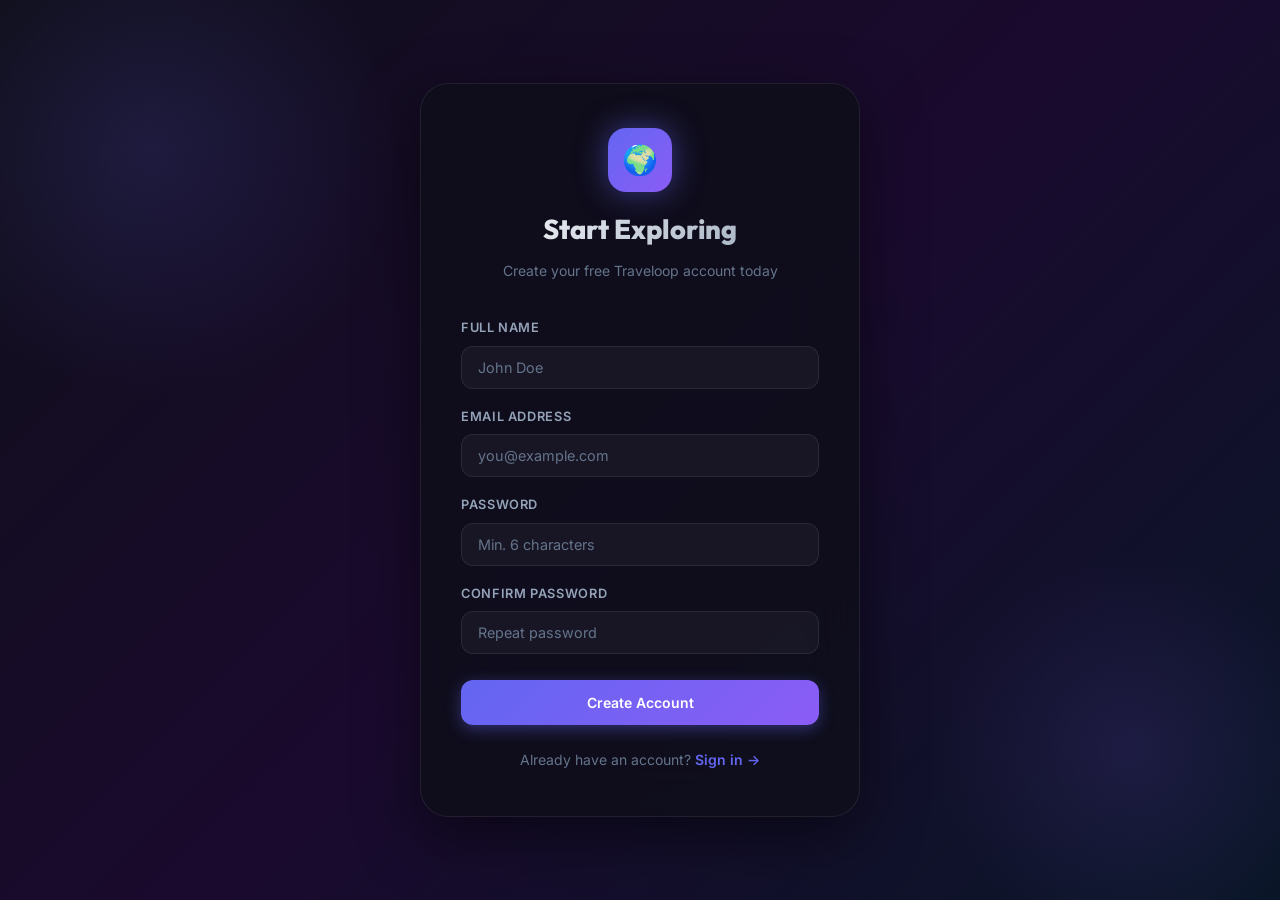
<file: signup.html>
<!DOCTYPE html>
<html lang="en">
<head>
  <meta charset="UTF-8"/>
  <meta name="viewport" content="width=device-width, initial-scale=1.0"/>
  <title>Traveloop — Create Account</title>
  <meta name="description" content="Create your Traveloop account and start planning trips."/>
  <link rel="stylesheet" href="css/style.css"/>
  <link rel="stylesheet" href="css/auth.css"/>
  <link rel="icon" href="data:image/svg+xml,<svg xmlns=%22http://www.w3.org/2000/svg%22 viewBox=%220 0 100 100%22><text y=%22.9em%22 font-size=%2290%22>✈️</text></svg>">
</head>
<body>
  <div class="auth-page">
    <div class="auth-card">
      <div class="auth-logo">
        <div class="auth-logo-icon">🌍</div>
        <h1 class="auth-title">Start Exploring</h1>
        <p class="auth-subtitle">Create your free Traveloop account today</p>
      </div>

      <div id="alertBox" class="alert alert-error"></div>

      <form id="signupForm">
        <div class="form-group">
          <label class="form-label" for="name">Full Name</label>
          <input id="name" type="text" class="form-input" placeholder="John Doe" required autocomplete="name"/>
        </div>
        <div class="form-group">
          <label class="form-label" for="email">Email Address</label>
          <input id="email" type="email" class="form-input" placeholder="you@example.com" required autocomplete="email"/>
        </div>
        <div class="form-group">
          <label class="form-label" for="password">Password</label>
          <input id="password" type="password" class="form-input" placeholder="Min. 6 characters" required autocomplete="new-password"/>
        </div>
        <div class="form-group">
          <label class="form-label" for="confirmPassword">Confirm Password</label>
          <input id="confirmPassword" type="password" class="form-input" placeholder="Repeat password" required autocomplete="new-password"/>
        </div>
        <button id="signupBtn" type="submit" class="btn btn-primary" style="width:100%;justify-content:center;padding:14px;margin-top:8px">
          Create Account
        </button>
      </form>

      <div class="auth-link">
        Already have an account? <a href="login.html">Sign in →</a>
      </div>
    </div>
  </div>

  <script src="js/api.js"></script>
  <script src="js/auth.js"></script>
</body>
</html>
</file>
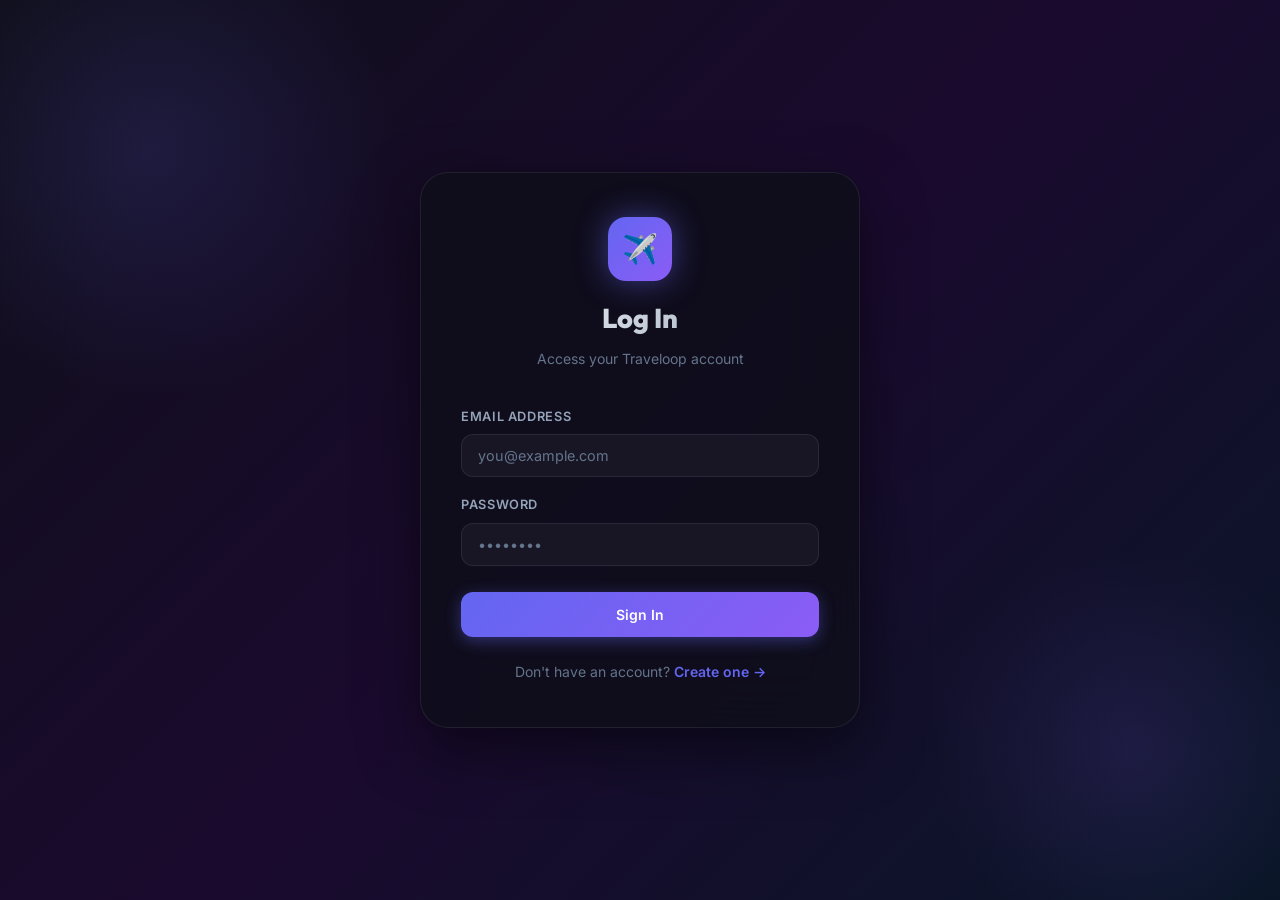
<file: social.html>
<!DOCTYPE html>
<html lang="en">
<head>
  <meta charset="UTF-8"/>
  <meta name="viewport" content="width=device-width, initial-scale=1.0"/>
  <title>Traveloop — Social Feed</title>
  <link rel="stylesheet" href="css/style.css"/>
  <link rel="icon" href="data:image/svg+xml,<svg xmlns=%22http://www.w3.org/2000/svg%22 viewBox=%220 0 100 100%22><text y=%22.9em%22 font-size=%2290%22>✈️</text></svg>">
  <style>
    .post-card {
      background: var(--glass-bg);
      border: 1px solid var(--glass-border);
      border-radius: var(--radius-md);
      padding: 24px;
      margin-bottom: 24px;
      animation: fadeIn 0.5s ease-out;
    }
    .post-header {
      display: flex;
      align-items: center;
      gap: 12px;
      margin-bottom: 16px;
    }
    .post-avatar {
      width: 48px;
      height: 48px;
      border-radius: 50%;
      background: var(--primary);
      display: flex;
      align-items: center;
      justify-content: center;
      font-size: 1.2rem;
      font-weight: bold;
    }
    .post-author {
      font-weight: 600;
      font-size: 1.1rem;
      margin: 0;
    }
    .post-location {
      color: var(--primary-light);
      font-size: 0.9rem;
      display: flex;
      align-items: center;
      gap: 4px;
    }
    .post-content {
      line-height: 1.6;
      margin-bottom: 16px;
      color: rgba(255,255,255,0.9);
    }
    .post-rating {
      color: var(--warning);
      font-size: 1.2rem;
      margin-bottom: 8px;
    }
    .post-actions {
      display: flex;
      gap: 16px;
      border-top: 1px solid var(--glass-border);
      padding-top: 16px;
    }
    .action-btn {
      background: none;
      border: none;
      color: var(--text-muted);
      cursor: pointer;
      display: flex;
      align-items: center;
      gap: 8px;
      transition: color 0.2s;
    }
    .action-btn:hover {
      color: white;
    }
    .action-btn.liked {
      color: var(--danger);
    }
  </style>
</head>
<body>
<div class="app-layout">
  <aside class="sidebar">
    <div class="sidebar-logo">
      <div class="sidebar-logo-icon">✈️</div>
      <span class="sidebar-logo-text">Traveloop</span>
    </div>
    <nav class="sidebar-nav">
      <div class="nav-section-label">Main</div>
      <a href="inbox.html" class="nav-link"><span class="nav-icon">📥</span> Inbox</a>
      <a href="social.html" class="nav-link active"><span class="nav-icon">🌍</span> Social</a>
      <a href="dashboard.html" class="nav-link"><span class="nav-icon">🏠</span> Dashboard</a>
      <a href="myTrips.html" class="nav-link"><span class="nav-icon">🗺️</span> My Trips</a>
      <a href="createTrip.html" class="nav-link"><span class="nav-icon">➕</span> New Trip</a>
      <div class="nav-section-label" style="margin-top:12px">Account</div>
      <a href="profile.html" class="nav-link"><span class="nav-icon">👤</span> Profile</a>
      <a href="settings.html" class="nav-link"><span class="nav-icon">⚙️</span> Settings</a>
      <button id="logoutBtn" class="nav-link" style="background:none;border:none;cursor:pointer;width:100%;text-align:left;font-size:0.875rem">
        <span class="nav-icon">🚪</span> Logout
      </button>
    </nav>
    <div class="sidebar-user">
      <div class="user-avatar" id="sidebarAvatar">?</div>
      <div class="user-info">
        <div class="user-name" id="sidebarUserName">Loading...</div>
        <div class="user-email" id="sidebarUserEmail"></div>
      </div>
    </div>
  </aside>

  <main class="main-content">
    <header class="top-header">
      <button class="hamburger" id="hamburger">☰</button>
      <span class="page-title">Community Feed</span>
    </header>

    <div class="page-content" style="max-width:700px">
      <div style="margin-bottom:24px;display:flex;justify-content:space-between;align-items:center;flex-wrap:wrap;gap:16px">
        <div>
          <h2 style="font-size:1.5rem;font-weight:700">🌍 Discover Experiences</h2>
          <p style="color:var(--text-muted)">See where other Traveloop members are going and read their reviews.</p>
        </div>
        <select id="socialFilter" class="form-input" style="width:auto;min-width:150px;margin-bottom:0">
          <option value="trending">🔥 Trending</option>
          <option value="newest">✨ Newest</option>
          <option value="top">⭐ Top Rated</option>
        </select>
      </div>

      <div id="socialFeed">
        <!-- Feed populated by JS -->
      </div>
    </div>
  </main>
</div>

<script src="js/api.js"></script>
<script src="js/social.js"></script>
</body>
</html>
</file>
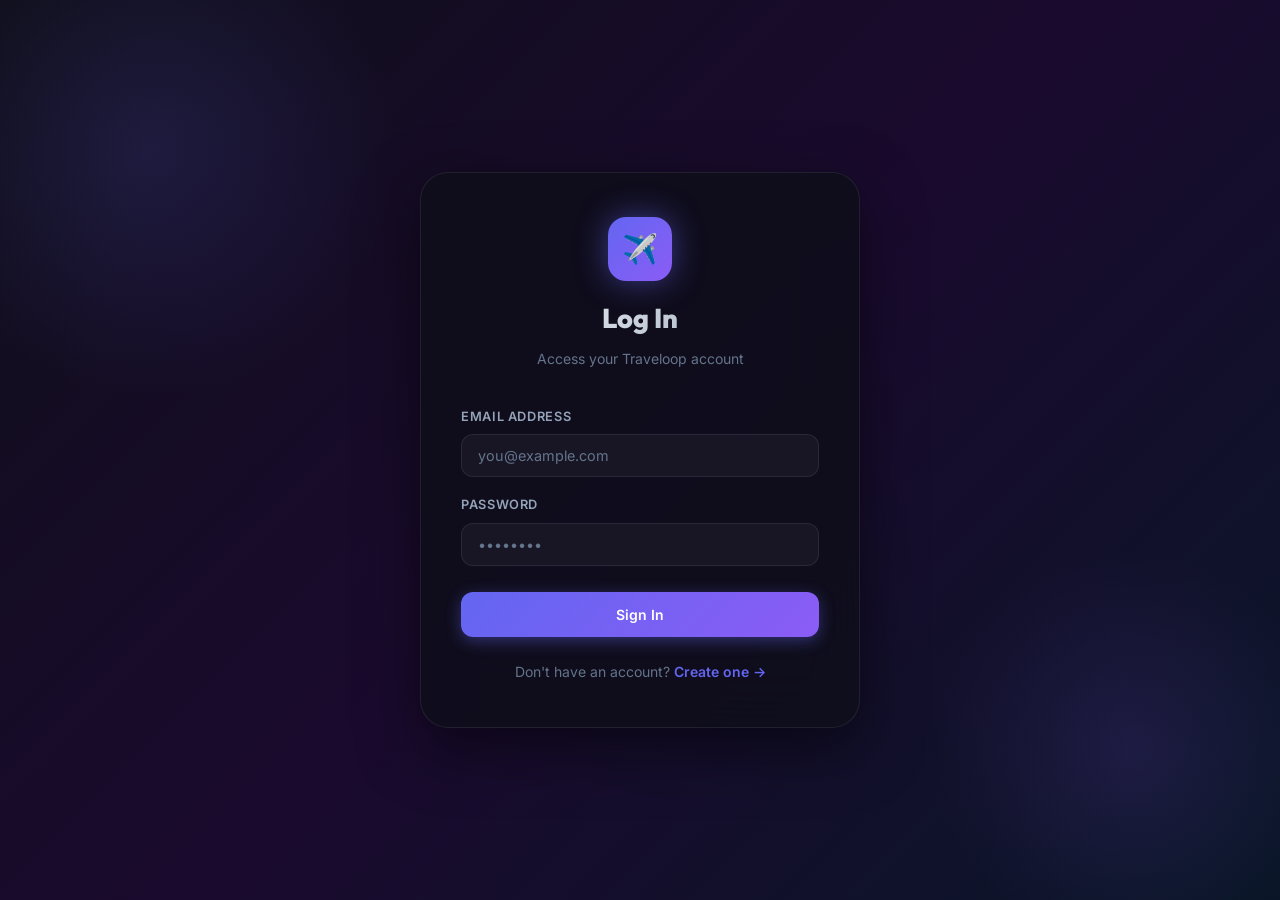
<file: trip.html>
<!DOCTYPE html>
<html lang="en">
<head>
  <meta charset="UTF-8"/>
  <meta name="viewport" content="width=device-width, initial-scale=1.0"/>
  <title>Traveloop — Trip Detail</title>
  <link rel="stylesheet" href="css/style.css"/>
  <link rel="stylesheet" href="css/itinerary.css"/>
  <link rel="icon" href="data:image/svg+xml,<svg xmlns=%22http://www.w3.org/2000/svg%22 viewBox=%220 0 100 100%22><text y=%22.9em%22 font-size=%2290%22>✈️</text></svg>">
</head>
<body>
<div class="app-layout">
  <!-- Sidebar -->
  <aside class="sidebar">
    <div class="sidebar-logo">
      <div class="sidebar-logo-icon">✈️</div>
      <span class="sidebar-logo-text">Traveloop</span>
    </div>
    <nav class="sidebar-nav">
      <div class="nav-section-label">Main</div>
      <a href="inbox.html" class="nav-link"><span class="nav-icon">📥</span> Inbox</a>
      <a href="social.html" class="nav-link"><span class="nav-icon">🌍</span> Social</a>
      <a href="dashboard.html" class="nav-link"><span class="nav-icon">🏠</span> Dashboard</a>
      <a href="myTrips.html" class="nav-link"><span class="nav-icon">🗺️</span> My Trips</a>
      <a href="createTrip.html" class="nav-link"><span class="nav-icon">➕</span> New Trip</a>
      <div class="nav-section-label" style="margin-top:12px">This Trip</div>
      <div class="nav-link" style="cursor:default;opacity:0.7;font-size:0.8rem" id="sidebarTripName">Loading...</div>
      <div class="nav-section-label" style="margin-top:12px">Account</div>
      <a href="profile.html" class="nav-link"><span class="nav-icon">👤</span> Profile</a>
      <a href="settings.html" class="nav-link"><span class="nav-icon">⚙️</span> Settings</a>
      <button id="logoutBtn" class="nav-link" style="background:none;border:none;cursor:pointer;width:100%;text-align:left;font-size:0.875rem">
        <span class="nav-icon">🚪</span> Logout
      </button>
    </nav>
    <div class="sidebar-user">
      <div class="user-avatar" id="sidebarAvatar">?</div>
      <div class="user-info">
        <div class="user-name" id="sidebarUserName">Loading...</div>
        <div class="user-email" id="sidebarUserEmail"></div>
      </div>
    </div>
  </aside>

  <!-- Main Content -->
  <main class="main-content">
    <header class="top-header">
      <button class="hamburger" id="hamburger">☰</button>
      <span class="page-title" id="tripTitle">Loading...</span>
      <div class="header-actions">
        <a href="myTrips.html" class="btn btn-secondary btn-sm">← Trips</a>
      </div>
    </header>

    <div class="page-content">
      <!-- Global Alert -->
      <div id="topAlert" class="alert"></div>

      <!-- Trip Hero -->
      <div class="trip-hero" style="margin-bottom:24px">
        <h1 class="trip-hero-name" id="tripTitle2">Loading...</h1>
        <div class="trip-hero-meta">
          <span>📅 <span id="tripDates">—</span></span>
          <span id="tripDesc" style="color:var(--text-muted);font-style:italic"></span>
        </div>
        <div class="trip-hero-share">
          <button class="btn btn-secondary btn-sm" id="shareBtn">🌐 Share Trip</button>
          <button class="btn btn-secondary btn-sm" id="unshareBtn" style="display:none">🔒 Make Private</button>
        </div>
      </div>

      <!-- Share Banner -->
      <div id="shareBanner" class="share-banner" style="display:none">
        <span>🔗</span>
        <div class="share-link" id="shareLink"></div>
        <button class="btn btn-secondary btn-sm" id="copyShareLink">Copy</button>
      </div>

      <!-- Tabs -->
      <div class="tabs">
        <button class="tab-btn active" data-tab="itinerary">🗺️ Itinerary</button>
        <button class="tab-btn" data-tab="activities">🎯 Activities</button>
        <button class="tab-btn" data-tab="budget">💰 Budget</button>
        <button class="tab-btn" data-tab="checklist">🎒 Packing</button>
        <button class="tab-btn" data-tab="notes">📝 Notes</button>
      </div>

      <!-- ─── TAB: ITINERARY ──────────────────────────────── -->
      <div class="tab-content active" id="tab-itinerary">
        <div class="section-header">
          <h2 class="section-title">Cities & Stops</h2>
          <button class="btn btn-primary btn-sm" onclick="openModal('addStopModal')">+ Add City</button>
        </div>
        <div id="stopsEmpty" class="empty-state" style="display:none">
          <span class="empty-state-icon">🏙️</span>
          <h3>No stops added yet</h3>
          <p>Add cities to build your itinerary</p>
        </div>
        <div id="stopsList"></div>
      </div>

      <!-- ─── TAB: ACTIVITIES ─────────────────────────────── -->
      <div class="tab-content" id="tab-activities">
        <div class="section-header">
          <h2 class="section-title">Activities</h2>
        </div>
        <div class="form-group" style="margin-bottom:16px">
          <label class="form-label">Select City</label>
          <select id="activityStopSelect" class="form-select" onchange="loadActivities()">
            <option value="">— Choose a city —</option>
          </select>
        </div>
        <div id="addActivityRow" style="display:none;margin-bottom:16px">
          <button class="btn btn-primary btn-sm" onclick="openModal('addActivityModal')">+ Add Activity</button>
        </div>
        <div id="activitiesEmpty" class="empty-state" style="display:none">
          <span class="empty-state-icon">🎯</span>
          <h3>No activities yet</h3>
          <p>Add activities like sightseeing, dining, and more</p>
        </div>
        <div id="activitiesList"></div>
      </div>

      <!-- ─── TAB: BUDGET ─────────────────────────────────── -->
      <div class="tab-content" id="tab-budget">
        <div class="section-header">
          <h2 class="section-title">Budget Planner</h2>
          <button class="btn btn-primary btn-sm" id="saveBudgetBtn" onclick="saveBudget()">💾 Save</button>
        </div>

        <!-- Summary Cards -->
        <div class="stat-cards" style="margin-bottom:24px">
          <div class="stat-card">
            <div class="stat-card-label">Total Budget</div>
            <div class="stat-card-value indigo" id="budgetTotal">₹0.00</div>
          </div>
          <div class="stat-card">
            <div class="stat-card-label">Per Day</div>
            <div class="stat-card-value cyan" id="budgetDaily">—</div>
          </div>
          <div class="stat-card">
            <div class="stat-card-label">Activity Cost</div>
            <div class="stat-card-value amber" id="budgetActivityCost">₹0.00</div>
          </div>
        </div>

        <!-- Budget Inputs -->
        <div class="budget-row">
          <div class="budget-input-card">
            <div class="budget-input-label">🚗 Transport</div>
            <input type="number" id="budgetTransport" class="budget-input-field" placeholder="0" min="0" step="0.01"/>
            <div class="progress-bar-wrap"><div class="progress-bar-fill" id="bar-transport" style="width:0%"></div></div>
          </div>
          <div class="budget-input-card">
            <div class="budget-input-label">🏨 Stay / Hotel</div>
            <input type="number" id="budgetStay" class="budget-input-field" placeholder="0" min="0" step="0.01"/>
            <div class="progress-bar-wrap"><div class="progress-bar-fill" id="bar-stay" style="width:0%;background:var(--gradient-green)"></div></div>
          </div>
          <div class="budget-input-card">
            <div class="budget-input-label">🍽️ Food</div>
            <input type="number" id="budgetFood" class="budget-input-field" placeholder="0" min="0" step="0.01"/>
            <div class="progress-bar-wrap"><div class="progress-bar-fill" id="bar-food" style="width:0%;background:var(--gradient-warm)"></div></div>
          </div>
          <div class="budget-input-card">
            <div class="budget-input-label">📦 Other</div>
            <input type="number" id="budgetOther" class="budget-input-field" placeholder="0" min="0" step="0.01"/>
            <div class="progress-bar-wrap"><div class="progress-bar-fill" id="bar-other" style="width:0%;background:linear-gradient(135deg,#a78bfa,#ec4899)"></div></div>
          </div>
        </div>

        <div class="budget-input-card" style="margin-top:8px;display:flex;align-items:center;gap:12px">
          <div class="budget-input-label" style="margin:0;flex:1">🎯 Activity Cost (auto-calculated)</div>
          <div style="font-size:1.3rem;font-weight:700;color:var(--accent-amber)" id="budgetActivityCost2"></div>
          <div class="progress-bar-wrap" style="flex:1"><div class="progress-bar-fill" id="bar-activity" style="width:0%;background:linear-gradient(135deg,#f59e0b,#f43f5e)"></div></div>
        </div>
      </div>

      <!-- ─── TAB: CHECKLIST ──────────────────────────────── -->
      <div class="tab-content" id="tab-checklist">
        <div class="section-header">
          <h2 class="section-title">🎒 Packing List</h2>
          <button class="btn btn-primary btn-sm" onclick="openModal('addItemModal')">+ Add Item</button>
        </div>

        <div class="glass-card" style="padding:16px 20px;margin-bottom:16px;display:flex;align-items:center;gap:12px">
          <div style="flex:1">
            <div style="font-size:0.8rem;color:var(--text-muted);margin-bottom:6px" id="packingProgress">0 / 0 packed</div>
            <div class="progress-bar-wrap"><div class="progress-bar-fill" id="packingBar" style="width:0%;background:var(--gradient-green)"></div></div>
          </div>
        </div>

        <div id="checklistEmpty" class="empty-state" style="display:none">
          <span class="empty-state-icon">🎒</span>
          <h3>Checklist is empty</h3>
          <p>Add items you need to pack for your trip</p>
        </div>
        <div id="checklistItems"></div>
      </div>

      <!-- ─── TAB: NOTES ──────────────────────────────────── -->
      <div class="tab-content" id="tab-notes">
        <div class="section-header">
          <h2 class="section-title">📝 Travel Journal</h2>
          <button class="btn btn-primary btn-sm" onclick="openModal('addNoteModal')">+ Add Note</button>
        </div>
        <div id="notesEmpty" class="empty-state" style="display:none">
          <span class="empty-state-icon">📓</span>
          <h3>No notes yet</h3>
          <p>Capture your thoughts, ideas, and travel memories</p>
        </div>
        <div id="notesList"></div>
      </div>
    </div><!-- /page-content -->
  </main>
</div>

<!-- ── Modal: Add Stop ────────────────────────────────────── -->
<div class="modal-overlay" id="addStopModal">
  <div class="modal">
    <div class="modal-header">
      <h3 class="modal-title">➕ Add City / Stop</h3>
      <button class="modal-close">✕</button>
    </div>
    <form id="addStopForm">
      <div class="form-row">
        <div class="form-group">
          <label class="form-label">City *</label>
          <input id="stopCity" type="text" class="form-input" placeholder="Paris" required/>
        </div>
        <div class="form-group">
          <label class="form-label">Country</label>
          <input id="stopCountry" type="text" class="form-input" placeholder="France"/>
        </div>
      </div>
      <div class="form-row">
        <div class="form-group">
          <label class="form-label">Arrival Date</label>
          <input id="stopArrival" type="date" class="form-input"/>
        </div>
        <div class="form-group">
          <label class="form-label">Departure Date</label>
          <input id="stopDeparture" type="date" class="form-input"/>
        </div>
      </div>
      <div class="form-group">
        <label class="form-label">Notes</label>
        <textarea id="stopNotes" class="form-textarea" placeholder="Any notes for this city..." style="min-height:60px"></textarea>
      </div>
      <button type="submit" class="btn btn-primary" style="width:100%;justify-content:center">Add City</button>
    </form>
  </div>
</div>

<!-- ── Modal: Edit Stop ───────────────────────────────────── -->
<div class="modal-overlay" id="editStopModal">
  <div class="modal">
    <div class="modal-header">
      <h3 class="modal-title">✏️ Edit Stop</h3>
      <button class="modal-close">✕</button>
    </div>
    <form id="editStopForm">
      <input type="hidden" id="editStopId"/>
      <div class="form-row">
        <div class="form-group">
          <label class="form-label">City *</label>
          <input id="editStopCity" type="text" class="form-input" required/>
        </div>
        <div class="form-group">
          <label class="form-label">Country</label>
          <input id="editStopCountry" type="text" class="form-input"/>
        </div>
      </div>
      <div class="form-row">
        <div class="form-group">
          <label class="form-label">Arrival</label>
          <input id="editStopArrival" type="date" class="form-input"/>
        </div>
        <div class="form-group">
          <label class="form-label">Departure</label>
          <input id="editStopDeparture" type="date" class="form-input"/>
        </div>
      </div>
      <div class="form-group">
        <label class="form-label">Notes</label>
        <textarea id="editStopNotes" class="form-textarea" style="min-height:60px"></textarea>
      </div>
      <button type="submit" class="btn btn-primary" style="width:100%;justify-content:center">Save Changes</button>
    </form>
  </div>
</div>

<!-- ── Modal: Add Activity ────────────────────────────────── -->
<div class="modal-overlay" id="addActivityModal">
  <div class="modal">
    <div class="modal-header">
      <h3 class="modal-title">🎯 Add Activity</h3>
      <button class="modal-close">✕</button>
    </div>
    <form id="addActivityForm">
      <div class="form-group">
        <label class="form-label">Activity Name *</label>
        <input id="activityName" type="text" class="form-input" placeholder="e.g. Visit Eiffel Tower" required/>
      </div>
      <div class="form-row">
        <div class="form-group">
          <label class="form-label">Category</label>
          <select id="activityCategory" class="form-select">
            <option value="">— Select —</option>
            <option>Sightseeing</option><option>Food</option><option>Adventure</option>
            <option>Shopping</option><option>Culture</option><option>Transport</option><option>Other</option>
          </select>
        </div>
        <div class="form-group">
          <label class="form-label">Duration (hours)</label>
          <input id="activityDuration" type="number" class="form-input" placeholder="2" min="0.5" step="0.5"/>
        </div>
      </div>
      <div class="form-group">
        <label class="form-label">Estimated Cost (₹)</label>
        <input id="activityCost" type="number" class="form-input" placeholder="0.00" min="0" step="0.01"/>
      </div>
      <div class="form-group">
        <label class="form-label">Description</label>
        <textarea id="activityDesc" class="form-textarea" placeholder="Details about this activity..." style="min-height:60px"></textarea>
      </div>
      <button type="submit" class="btn btn-primary" style="width:100%;justify-content:center">Add Activity</button>
    </form>
  </div>
</div>

<!-- ── Modal: Add Checklist Item ─────────────────────────── -->
<div class="modal-overlay" id="addItemModal">
  <div class="modal">
    <div class="modal-header">
      <h3 class="modal-title">➕ Add Packing Item</h3>
      <button class="modal-close">✕</button>
    </div>
    <form id="addItemForm">
      <div class="form-group">
        <label class="form-label">Item Name *</label>
        <input id="itemName" type="text" class="form-input" placeholder="e.g. Passport, Sunscreen..." required/>
      </div>
      <button type="submit" class="btn btn-primary" style="width:100%;justify-content:center">Add Item</button>
    </form>
  </div>
</div>

<!-- ── Modal: Add Note ────────────────────────────────────── -->
<div class="modal-overlay" id="addNoteModal">
  <div class="modal">
    <div class="modal-header">
      <h3 class="modal-title">📝 Add Note</h3>
      <button class="modal-close">✕</button>
    </div>
    <form id="addNoteForm">
      <div class="form-group">
        <label class="form-label">Title (optional)</label>
        <input id="noteTitle" type="text" class="form-input" placeholder="Note title..."/>
      </div>
      <div class="form-group">
        <label class="form-label">Content *</label>
        <textarea id="noteContent" class="form-textarea" placeholder="Write your note..." required style="min-height:120px"></textarea>
      </div>
      <button type="submit" class="btn btn-primary" style="width:100%;justify-content:center">Save Note</button>
    </form>
  </div>
</div>

<!-- ── Modal: Edit Note ───────────────────────────────────── -->
<div class="modal-overlay" id="editNoteModal">
  <div class="modal">
    <div class="modal-header">
      <h3 class="modal-title">✏️ Edit Note</h3>
      <button class="modal-close">✕</button>
    </div>
    <form id="editNoteForm">
      <input type="hidden" id="editNoteId"/>
      <div class="form-group">
        <label class="form-label">Title</label>
        <input id="editNoteTitle" type="text" class="form-input" placeholder="Note title..."/>
      </div>
      <div class="form-group">
        <label class="form-label">Content *</label>
        <textarea id="editNoteContent" class="form-textarea" required style="min-height:120px"></textarea>
      </div>
      <button type="submit" class="btn btn-primary" style="width:100%;justify-content:center">Update Note</button>
    </form>
  </div>
</div>

<script src="js/api.js"></script>
<script src="js/itinerary.js"></script>
<script>
  // Sync the two tripTitle elements
  document.addEventListener('DOMContentLoaded', () => {
    const observer = new MutationObserver(() => {
      document.getElementById('tripTitle2').textContent = document.getElementById('tripTitle').textContent;
    });
    observer.observe(document.getElementById('tripTitle'), { childList: true, characterData: true, subtree: true });
  });
</script>
</body>
</html>
</file>
<file: css/style.css>
/* ============================================================
   style.css — Traveloop Global Design System
   Modern Dark Theme with Glassmorphism
   ============================================================ */

@import url('https://fonts.googleapis.com/css2?family=Inter:wght@300;400;500;600;700;800&family=Outfit:wght@400;600;700;800&display=swap');

/* ── CSS Variables ────────────────────────────────────────── */
:root {
  --bg-primary: #0a0a0f;
  --bg-secondary: #0f0f1a;
  --bg-card: rgba(255, 255, 255, 0.04);
  --bg-card-hover: rgba(255, 255, 255, 0.07);
  --glass-border: rgba(255, 255, 255, 0.08);
  --glass-border-hover: rgba(99, 102, 241, 0.4);

  --accent-primary: #6366f1;
  --accent-secondary: #8b5cf6;
  --accent-tertiary: #06b6d4;
  --success: #10b981;
  --success-dark: #059669;
  --danger: #ef4444;
  --warning: #f59e0b;
}

/* Ocean Theme */
body.theme-ocean {
  --primary: #0ea5e9;
  --primary-light: #38bdf8;
  --secondary: #0284c7;
  --bg-dark: #08131e;
  --bg-darker: #050b12;
  --sidebar-bg: rgba(8, 19, 30, 0.6);
  --glass-bg: rgba(14, 165, 233, 0.05);
  --glass-border: rgba(14, 165, 233, 0.2);
}

/* Sunset Theme */
body.theme-sunset {
  --primary: #f43f5e;
  --primary-light: #fb7185;
  --secondary: #e11d48;
  --bg-dark: #1f0f15;
  --bg-darker: #12090c;
  --sidebar-bg: rgba(31, 15, 21, 0.6);
  --glass-bg: rgba(244, 63, 94, 0.05);
  --glass-border: rgba(244, 63, 94, 0.2);
}

/* Light Theme */
body.theme-light {
  --primary: #4f46e5;
  --primary-light: #6366f1;
  --secondary: #4338ca;
  --bg-dark: #f8fafc;
  --bg-darker: #f1f5f9;
  --sidebar-bg: #ffffff;
  --glass-bg: #ffffff;
  --glass-border: rgba(0, 0, 0, 0.1);
  --text-main: #0f172a;
  --text-muted: #64748b;
}
body.theme-light .glass-card, 
body.theme-light .trip-card, 
body.theme-light .dest-card,
body.theme-light .list-item,
body.theme-light .form-input,
body.theme-light .sidebar,
body.theme-light .top-header {
  box-shadow: 0 4px 6px -1px rgba(0, 0, 0, 0.05);
  border-color: rgba(0,0,0,0.08);
}
body.theme-light .sidebar-logo-text { color: var(--primary); }
body.theme-light .nav-link { color: var(--text-muted); }
body.theme-light .nav-link:hover, body.theme-light .nav-link.active { background: rgba(79,70,229,0.1); color: var(--primary); }
body.theme-light .form-input { color: #000; background: #fff; }

/* Base Styles */
* {
  --gradient-primary: linear-gradient(135deg, #6366f1, #8b5cf6);
  --gradient-secondary: linear-gradient(135deg, #06b6d4, #6366f1);
  --gradient-warm: linear-gradient(135deg, #f59e0b, #f43f5e);
  --gradient-green: linear-gradient(135deg, #10b981, #06b6d4);
  --gradient-hero: linear-gradient(135deg, #0f0f1a 0%, #1a0a2e 50%, #0a1628 100%);

  --text-primary: #f8fafc;
  --text-secondary: #94a3b8;
  --text-muted: #64748b;

  --sidebar-width: 260px;
  --header-height: 70px;

  --radius-sm: 8px;
  --radius-md: 12px;
  --radius-lg: 20px;
  --radius-xl: 28px;

  --shadow-glow: 0 0 30px rgba(99, 102, 241, 0.2);
  --shadow-card: 0 8px 32px rgba(0, 0, 0, 0.4);
  --shadow-lg: 0 20px 60px rgba(0, 0, 0, 0.5);

  --transition: all 0.25s ease;
}

/* ── Reset ────────────────────────────────────────────────── */
*, *::before, *::after { box-sizing: border-box; margin: 0; padding: 0; }
html { scroll-behavior: smooth; }
body {
  font-family: 'Inter', sans-serif;
  background: var(--bg-primary);
  color: var(--text-primary);
  line-height: 1.6;
  min-height: 100vh;
  overflow-x: hidden;
}

/* ── App Layout ───────────────────────────────────────────── */
.app-layout {
  display: flex;
  min-height: 100vh;
}

/* ── Sidebar ──────────────────────────────────────────────── */
.sidebar {
  width: var(--sidebar-width);
  background: rgba(15, 15, 26, 0.95);
  backdrop-filter: blur(20px);
  border-right: 1px solid var(--glass-border);
  display: flex;
  flex-direction: column;
  position: fixed;
  top: 0; left: 0;
  height: 100vh;
  z-index: 100;
  transition: transform 0.3s ease;
}

.sidebar-logo {
  padding: 24px 20px;
  border-bottom: 1px solid var(--glass-border);
  display: flex;
  align-items: center;
  gap: 12px;
}
.sidebar-logo-icon {
  width: 42px; height: 42px;
  background: var(--gradient-primary);
  border-radius: 12px;
  display: flex; align-items: center; justify-content: center;
  font-size: 1.2rem;
  box-shadow: 0 0 20px rgba(99, 102, 241, 0.4);
}
.sidebar-logo-text {
  font-family: 'Outfit', sans-serif;
  font-size: 1.4rem;
  font-weight: 700;
  background: var(--gradient-primary);
  -webkit-background-clip: text;
  -webkit-text-fill-color: transparent;
}

.sidebar-nav {
  flex: 1;
  padding: 20px 12px;
  overflow-y: auto;
}
.sidebar-nav::-webkit-scrollbar { width: 4px; }
.sidebar-nav::-webkit-scrollbar-track { background: transparent; }
.sidebar-nav::-webkit-scrollbar-thumb { background: var(--glass-border); border-radius: 4px; }

.nav-section-label {
  font-size: 0.7rem;
  text-transform: uppercase;
  letter-spacing: 0.1em;
  color: var(--text-muted);
  padding: 12px 12px 6px;
  font-weight: 600;
}

.nav-link {
  display: flex;
  align-items: center;
  gap: 12px;
  padding: 11px 14px;
  border-radius: var(--radius-md);
  color: var(--text-secondary);
  text-decoration: none;
  font-size: 0.875rem;
  font-weight: 500;
  transition: var(--transition);
  margin-bottom: 2px;
  position: relative;
}
.nav-link:hover {
  background: var(--bg-card-hover);
  color: var(--text-primary);
}
.nav-link.active {
  background: rgba(99, 102, 241, 0.15);
  color: var(--accent-primary);
  border: 1px solid rgba(99, 102, 241, 0.2);
}
.nav-link .nav-icon { font-size: 1.1rem; width: 22px; text-align: center; }

.sidebar-user {
  padding: 16px 20px;
  border-top: 1px solid var(--glass-border);
  display: flex;
  align-items: center;
  gap: 12px;
}
.user-avatar {
  width: 38px; height: 38px;
  border-radius: 50%;
  background: var(--gradient-primary);
  display: flex; align-items: center; justify-content: center;
  font-weight: 700;
  font-size: 0.9rem;
  flex-shrink: 0;
  overflow: hidden;
}
.user-avatar img { width: 100%; height: 100%; object-fit: cover; }
.user-info { flex: 1; min-width: 0; }
.user-name { font-size: 0.875rem; font-weight: 600; truncate: ellipsis; overflow: hidden; white-space: nowrap; }
.user-email { font-size: 0.72rem; color: var(--text-muted); overflow: hidden; white-space: nowrap; text-overflow: ellipsis; }

/* ── Main Content ─────────────────────────────────────────── */
.main-content {
  flex: 1;
  margin-left: var(--sidebar-width);
  min-height: 100vh;
  display: flex;
  flex-direction: column;
}

/* ── Top Header ───────────────────────────────────────────── */
.top-header {
  height: var(--header-height);
  background: rgba(10, 10, 15, 0.8);
  backdrop-filter: blur(20px);
  border-bottom: 1px solid var(--glass-border);
  display: flex;
  align-items: center;
  justify-content: space-between;
  padding: 0 32px;
  position: sticky;
  top: 0;
  z-index: 50;
}
.page-title { font-family: 'Outfit', sans-serif; font-size: 1.25rem; font-weight: 700; }
.header-actions { display: flex; align-items: center; gap: 12px; }

.hamburger {
  display: none;
  background: none; border: none;
  color: var(--text-primary);
  font-size: 1.4rem;
  cursor: pointer;
  padding: 6px;
}

/* ── Page Content ─────────────────────────────────────────── */
.page-content { flex: 1; padding: 32px; }

/* ── Glass Cards ──────────────────────────────────────────── */
.glass-card {
  background: var(--bg-card);
  border: 1px solid var(--glass-border);
  border-radius: var(--radius-lg);
  backdrop-filter: blur(10px);
  transition: var(--transition);
}
.glass-card:hover {
  border-color: var(--glass-border-hover);
  box-shadow: var(--shadow-glow);
  transform: translateY(-2px);
}

/* ── Buttons ──────────────────────────────────────────────── */
.btn {
  display: inline-flex;
  align-items: center;
  gap: 8px;
  padding: 10px 20px;
  border-radius: var(--radius-md);
  font-size: 0.875rem;
  font-weight: 600;
  cursor: pointer;
  border: none;
  transition: var(--transition);
  text-decoration: none;
  font-family: inherit;
  white-space: nowrap;
}
.btn-primary {
  background: var(--gradient-primary);
  color: white;
  box-shadow: 0 4px 15px rgba(99, 102, 241, 0.4);
}
.btn-primary:hover {
  transform: translateY(-2px);
  box-shadow: 0 8px 25px rgba(99, 102, 241, 0.5);
}
.btn-secondary {
  background: var(--bg-card);
  color: var(--text-primary);
  border: 1px solid var(--glass-border);
}
.btn-secondary:hover {
  background: var(--bg-card-hover);
  border-color: var(--glass-border-hover);
}
.btn-danger {
  background: rgba(244, 63, 94, 0.15);
  color: var(--accent-rose);
  border: 1px solid rgba(244, 63, 94, 0.3);
}
.btn-danger:hover {
  background: rgba(244, 63, 94, 0.25);
}
.btn-icon {
  background: none;
  border: none;
  cursor: pointer;
  padding: 6px;
  border-radius: var(--radius-sm);
  transition: var(--transition);
  font-size: 1rem;
  color: var(--text-secondary);
}
.btn-icon:hover { background: var(--bg-card-hover); color: var(--text-primary); }
.btn-sm { padding: 7px 14px; font-size: 0.8rem; }
.btn:disabled { opacity: 0.6; cursor: not-allowed; transform: none !important; }

/* ── Forms ────────────────────────────────────────────────── */
.form-group { margin-bottom: 18px; }
.form-label {
  display: block;
  font-size: 0.8rem;
  font-weight: 600;
  color: var(--text-secondary);
  margin-bottom: 7px;
  text-transform: uppercase;
  letter-spacing: 0.05em;
}
.form-input, .form-select, .form-textarea {
  width: 100%;
  background: rgba(255, 255, 255, 0.04);
  border: 1px solid var(--glass-border);
  border-radius: var(--radius-md);
  color: var(--text-primary);
  font-family: 'Inter', sans-serif;
  font-size: 0.9rem;
  padding: 12px 16px;
  transition: var(--transition);
  outline: none;
}
.form-input:focus, .form-select:focus, .form-textarea:focus {
  border-color: var(--accent-primary);
  box-shadow: 0 0 0 3px rgba(99, 102, 241, 0.15);
  background: rgba(99, 102, 241, 0.05);
}
.form-input::placeholder { color: var(--text-muted); }
.form-select { cursor: pointer; }
.form-select option { background: #1a1a2e; color: var(--text-primary); }
.form-textarea { resize: vertical; min-height: 90px; }
.form-row { display: grid; grid-template-columns: 1fr 1fr; gap: 16px; }

/* ── Modal ────────────────────────────────────────────────── */
.modal-overlay {
  display: none;
  position: fixed;
  inset: 0;
  background: rgba(0, 0, 0, 0.7);
  backdrop-filter: blur(8px);
  z-index: 1000;
  align-items: center;
  justify-content: center;
  padding: 20px;
}
.modal-overlay.active { display: flex; animation: fadeIn 0.2s ease; }
.modal {
  background: #13131f;
  border: 1px solid var(--glass-border);
  border-radius: var(--radius-xl);
  padding: 32px;
  width: 100%;
  max-width: 500px;
  max-height: 90vh;
  overflow-y: auto;
  animation: slideUp 0.25s ease;
}
.modal-header {
  display: flex;
  align-items: center;
  justify-content: space-between;
  margin-bottom: 24px;
}
.modal-title { font-family: 'Outfit', sans-serif; font-size: 1.1rem; font-weight: 700; }
.modal-close {
  background: none; border: none;
  color: var(--text-muted); cursor: pointer;
  font-size: 1.4rem; padding: 4px; line-height: 1;
  border-radius: var(--radius-sm);
  transition: var(--transition);
}
.modal-close:hover { color: var(--text-primary); background: var(--bg-card); }

/* ── Alert ────────────────────────────────────────────────── */
.alert {
  padding: 12px 16px;
  border-radius: var(--radius-md);
  font-size: 0.875rem;
  margin-bottom: 16px;
  display: none;
  font-weight: 500;
}
.alert.show { display: block; animation: fadeIn 0.3s ease; }
.alert-error { background: rgba(244, 63, 94, 0.12); border: 1px solid rgba(244, 63, 94, 0.3); color: #fb7185; }
.alert-success { background: rgba(16, 185, 129, 0.12); border: 1px solid rgba(16, 185, 129, 0.3); color: #34d399; }
.alert-info { background: rgba(6, 182, 212, 0.12); border: 1px solid rgba(6, 182, 212, 0.3); color: #22d3ee; }

/* ── Loading Spinner ──────────────────────────────────────── */
.spinner {
  display: inline-block;
  width: 14px; height: 14px;
  border: 2px solid rgba(255,255,255,0.3);
  border-top-color: white;
  border-radius: 50%;
  animation: spin 0.7s linear infinite;
}

/* ── Badge ────────────────────────────────────────────────── */
.badge {
  display: inline-flex;
  align-items: center;
  padding: 3px 10px;
  border-radius: 50px;
  font-size: 0.72rem;
  font-weight: 600;
  text-transform: uppercase;
  letter-spacing: 0.05em;
}
.badge-indigo { background: rgba(99,102,241,0.2); color: #818cf8; border: 1px solid rgba(99,102,241,0.3); }
.badge-amber { background: rgba(245,158,11,0.2); color: #fbbf24; border: 1px solid rgba(245,158,11,0.3); }
.badge-rose { background: rgba(244,63,94,0.2); color: #fb7185; border: 1px solid rgba(244,63,94,0.3); }
.badge-cyan { background: rgba(6,182,212,0.2); color: #22d3ee; border: 1px solid rgba(6,182,212,0.3); }
.badge-emerald { background: rgba(16,185,129,0.2); color: #34d399; border: 1px solid rgba(16,185,129,0.3); }

/* ── List Items ───────────────────────────────────────────── */
.list-item {
  background: var(--bg-card);
  border: 1px solid var(--glass-border);
  border-radius: var(--radius-md);
  padding: 14px 16px;
  display: flex;
  align-items: center;
  gap: 12px;
  margin-bottom: 8px;
  transition: var(--transition);
}
.list-item:hover { border-color: var(--glass-border-hover); background: var(--bg-card-hover); }
.list-item-content { flex: 1; min-width: 0; }
.list-item-title { font-size: 0.9rem; font-weight: 600; margin-bottom: 3px; }
.list-item-sub { font-size: 0.78rem; color: var(--text-muted); }
.list-item-actions { display: flex; gap: 4px; flex-shrink: 0; }
.drag-handle { color: var(--text-muted); cursor: grab; font-size: 1.1rem; flex-shrink: 0; }
.drag-handle:active { cursor: grabbing; }

/* ── Tabs ─────────────────────────────────────────────────── */
.tabs {
  display: flex;
  gap: 4px;
  background: var(--bg-card);
  border: 1px solid var(--glass-border);
  border-radius: var(--radius-lg);
  padding: 4px;
  margin-bottom: 24px;
  overflow-x: auto;
}
.tab-btn {
  flex: 1;
  padding: 10px 16px;
  background: none;
  border: none;
  border-radius: var(--radius-md);
  color: var(--text-secondary);
  font-size: 0.85rem;
  font-weight: 500;
  cursor: pointer;
  transition: var(--transition);
  white-space: nowrap;
  font-family: inherit;
  display: flex;
  align-items: center;
  justify-content: center;
  gap: 6px;
}
.tab-btn:hover { color: var(--text-primary); background: rgba(255,255,255,0.05); }
.tab-btn.active {
  background: var(--gradient-primary);
  color: white;
  box-shadow: 0 2px 12px rgba(99, 102, 241, 0.4);
}
.tab-content { display: none; }
.tab-content.active { display: block; animation: fadeIn 0.2s ease; }

/* ── Section Header ───────────────────────────────────────── */
.section-header {
  display: flex;
  align-items: center;
  justify-content: space-between;
  margin-bottom: 16px;
}
.section-title { font-size: 1rem; font-weight: 700; }

/* ── Empty State ──────────────────────────────────────────── */
.empty-state {
  text-align: center;
  padding: 48px 24px;
  color: var(--text-muted);
}
.empty-state-icon { font-size: 3rem; margin-bottom: 16px; display: block; }
.empty-state h3 { font-size: 1rem; font-weight: 600; color: var(--text-secondary); margin-bottom: 8px; }
.empty-state p { font-size: 0.85rem; }

/* ── Checklist ────────────────────────────────────────────── */
.checklist-item {
  display: flex;
  align-items: center;
  gap: 12px;
  padding: 12px 14px;
  background: var(--bg-card);
  border: 1px solid var(--glass-border);
  border-radius: var(--radius-md);
  margin-bottom: 8px;
  transition: var(--transition);
}
.checklist-item.packed { opacity: 0.6; }
.check-box {
  width: 22px; height: 22px;
  border: 2px solid var(--glass-border);
  border-radius: 6px;
  cursor: pointer;
  flex-shrink: 0;
  transition: var(--transition);
  display: flex; align-items: center; justify-content: center;
}
.check-box.checked {
  background: var(--gradient-primary);
  border-color: transparent;
}
.check-box.checked::after { content: '✓'; color: white; font-size: 0.8rem; font-weight: 700; }
.check-label {
  flex: 1;
  font-size: 0.875rem;
  cursor: pointer;
}
.checklist-item.packed .check-label { text-decoration: line-through; color: var(--text-muted); }

/* ── Stat Cards ───────────────────────────────────────────── */
.stat-cards {
  display: grid;
  grid-template-columns: repeat(auto-fit, minmax(160px, 1fr));
  gap: 16px;
  margin-bottom: 24px;
}
.stat-card {
  background: var(--bg-card);
  border: 1px solid var(--glass-border);
  border-radius: var(--radius-lg);
  padding: 20px;
  text-align: center;
}
.stat-card-label { font-size: 0.75rem; color: var(--text-muted); text-transform: uppercase; letter-spacing: 0.08em; margin-bottom: 8px; }
.stat-card-value { font-size: 1.6rem; font-weight: 700; font-family: 'Outfit', sans-serif; }
.stat-card-value.indigo { color: var(--accent-primary); }
.stat-card-value.cyan { color: var(--accent-tertiary); }
.stat-card-value.green { color: var(--accent-green); }
.stat-card-value.amber { color: var(--accent-amber); }
.stat-card-value.rose { color: var(--accent-rose); }

/* ── Animations ───────────────────────────────────────────── */
@keyframes fadeIn { from { opacity: 0; } to { opacity: 1; } }
@keyframes slideUp { from { opacity: 0; transform: translateY(20px); } to { opacity: 1; transform: translateY(0); } }
@keyframes spin { to { transform: rotate(360deg); } }
@keyframes pulse { 0%, 100% { opacity: 1; } 50% { opacity: 0.5; } }

/* ── Scrollbar ────────────────────────────────────────────── */
::-webkit-scrollbar { width: 6px; height: 6px; }
::-webkit-scrollbar-track { background: transparent; }
::-webkit-scrollbar-thumb { background: var(--glass-border); border-radius: 10px; }
::-webkit-scrollbar-thumb:hover { background: rgba(255,255,255,0.15); }

/* ── Responsive ───────────────────────────────────────────── */
@media (max-width: 768px) {
  .sidebar {
    transform: translateX(-100%);
    z-index: 200;
  }
  .sidebar.mobile-open { transform: translateX(0); }
  .main-content { margin-left: 0; }
  .hamburger { display: flex; }
  .page-content { padding: 20px 16px; }
  .top-header { padding: 0 16px; }
  .form-row { grid-template-columns: 1fr; }
  .stat-cards { grid-template-columns: repeat(2, 1fr); }
}

/* Hover Animations */
.post-card, .trip-card, .dest-card, .glass-card {
  transition: transform 0.3s cubic-bezier(0.4, 0, 0.2, 1), box-shadow 0.3s cubic-bezier(0.4, 0, 0.2, 1);
}
.post-card:hover, .trip-card:hover, .dest-card:hover, .glass-card:hover {
  transform: translateY(-6px);
}
body.theme-light .post-card:hover, body.theme-light .trip-card:hover, body.theme-light .dest-card:hover, body.theme-light .glass-card:hover {
  box-shadow: 0 12px 20px -3px rgba(0, 0, 0, 0.1), 0 4px 6px -2px rgba(0, 0, 0, 0.05);
}
body:not(.theme-light) .post-card:hover, body:not(.theme-light) .trip-card:hover, body:not(.theme-light) .dest-card:hover, body:not(.theme-light) .glass-card:hover {
  box-shadow: 0 10px 25px rgba(0, 0, 0, 0.4);
  border-color: rgba(255,255,255,0.15);
}
</file>
<file: css/dashboard.css>
/* ============================================================
   dashboard.css — Dashboard & Trip Cards
   ============================================================ */

/* ── Hero Banner ──────────────────────────────────────────── */
.dashboard-hero {
  background: linear-gradient(135deg, rgba(99,102,241,0.15), rgba(139,92,246,0.1));
  border: 1px solid rgba(99,102,241,0.2);
  border-radius: var(--radius-xl);
  padding: 32px 36px;
  margin-bottom: 32px;
  position: relative;
  overflow: hidden;
}
.dashboard-hero::before {
  content: '';
  position: absolute;
  right: -60px; top: -60px;
  width: 250px; height: 250px;
  background: radial-gradient(circle, rgba(99,102,241,0.2) 0%, transparent 70%);
  border-radius: 50%;
}
.hero-greeting {
  font-size: 0.85rem;
  color: var(--accent-primary);
  font-weight: 600;
  text-transform: uppercase;
  letter-spacing: 0.1em;
  margin-bottom: 8px;
}
.hero-title {
  font-family: 'Outfit', sans-serif;
  font-size: 2rem;
  font-weight: 800;
  margin-bottom: 8px;
}
.hero-subtitle { color: var(--text-secondary); font-size: 0.9rem; }
.hero-emoji {
  font-size: 4rem;
  position: absolute;
  right: 36px; top: 50%;
  transform: translateY(-50%);
  opacity: 0.7;
}

/* ── Trip Grid ────────────────────────────────────────────── */
.trips-grid {
  display: grid;
  grid-template-columns: repeat(auto-fill, minmax(300px, 1fr));
  gap: 20px;
}

/* ── Trip Card ────────────────────────────────────────────── */
.trip-card {
  background: var(--bg-card);
  border: 1px solid var(--glass-border);
  border-radius: var(--radius-lg);
  overflow: hidden;
  transition: var(--transition);
  cursor: pointer;
  position: relative;
}
.trip-card:hover {
  border-color: var(--glass-border-hover);
  transform: translateY(-4px);
  box-shadow: var(--shadow-glow);
}

.trip-card-cover {
  height: 150px;
  background: var(--gradient-primary);
  position: relative;
  overflow: hidden;
  display: flex; align-items: center; justify-content: center;
}
.trip-card-cover img {
  width: 100%; height: 100%;
  object-fit: cover;
  transition: transform 0.4s ease;
}
.trip-card:hover .trip-card-cover img { transform: scale(1.05); }
.trip-card-cover-emoji { font-size: 3rem; }
.trip-card-badge {
  position: absolute;
  top: 12px; right: 12px;
  background: rgba(0,0,0,0.5);
  backdrop-filter: blur(10px);
  color: white;
  padding: 3px 10px;
  border-radius: 50px;
  font-size: 0.72rem;
  font-weight: 600;
}

.trip-card-body { padding: 18px; }
.trip-card-name {
  font-size: 1rem;
  font-weight: 700;
  margin-bottom: 6px;
  display: -webkit-box;
  -webkit-line-clamp: 1;
  -webkit-box-orient: vertical;
  overflow: hidden;
}
.trip-card-desc {
  font-size: 0.8rem;
  color: var(--text-muted);
  margin-bottom: 12px;
  display: -webkit-box;
  -webkit-line-clamp: 2;
  -webkit-box-orient: vertical;
  overflow: hidden;
  min-height: 36px;
}
.trip-card-meta {
  display: flex;
  align-items: center;
  justify-content: space-between;
  font-size: 0.78rem;
  color: var(--text-muted);
}
.trip-card-date { display: flex; align-items: center; gap: 4px; }
.trip-card-actions {
  display: flex; gap: 4px;
  opacity: 0;
  transition: var(--transition);
}
.trip-card:hover .trip-card-actions { opacity: 1; }

/* ── Destination Cards ────────────────────────────────────── */
.destinations-grid {
  display: grid;
  grid-template-columns: repeat(auto-fill, minmax(200px, 1fr));
  gap: 16px;
}
.dest-card {
  background: var(--bg-card);
  border: 1px solid var(--glass-border);
  border-radius: var(--radius-lg);
  overflow: hidden;
  cursor: pointer;
  transition: var(--transition);
}
.dest-card:hover {
  border-color: var(--glass-border-hover);
  transform: translateY(-3px);
}
.dest-card-img {
  height: 120px;
  display: flex;
  align-items: center;
  justify-content: center;
  font-size: 3rem;
}
.dest-card-body { padding: 14px; }
.dest-card-name { font-size: 0.9rem; font-weight: 700; margin-bottom: 4px; }
.dest-card-sub { font-size: 0.75rem; color: var(--text-muted); }

@media (max-width: 768px) {
  .hero-emoji { display: none; }
  .dashboard-hero { padding: 24px 20px; }
  .hero-title { font-size: 1.5rem; }
  .trips-grid { grid-template-columns: 1fr; }
  .destinations-grid { grid-template-columns: repeat(2, 1fr); }
}
</file>
<file: css/auth.css>
/* ============================================================
   auth.css — Login & Signup Pages
   ============================================================ */

.auth-page {
  min-height: 100vh;
  display: flex;
  align-items: center;
  justify-content: center;
  background: var(--gradient-hero);
  position: relative;
  overflow: hidden;
  padding: 20px;
}

/* Animated background orbs */
.auth-page::before {
  content: '';
  position: absolute;
  width: 500px; height: 500px;
  background: radial-gradient(circle, rgba(99,102,241,0.15) 0%, transparent 70%);
  top: -100px; left: -100px;
  border-radius: 50%;
  animation: float 8s ease-in-out infinite;
}
.auth-page::after {
  content: '';
  position: absolute;
  width: 400px; height: 400px;
  background: radial-gradient(circle, rgba(139,92,246,0.12) 0%, transparent 70%);
  bottom: -50px; right: -50px;
  border-radius: 50%;
  animation: float 10s ease-in-out infinite reverse;
}

@keyframes float {
  0%, 100% { transform: translate(0, 0) scale(1); }
  33% { transform: translate(30px, -30px) scale(1.05); }
  66% { transform: translate(-20px, 20px) scale(0.95); }
}

.auth-card {
  background: rgba(15, 15, 26, 0.85);
  backdrop-filter: blur(30px);
  border: 1px solid var(--glass-border);
  border-radius: var(--radius-xl);
  padding: 44px 40px;
  width: 100%;
  max-width: 440px;
  position: relative;
  z-index: 1;
  box-shadow: var(--shadow-lg);
  animation: slideUp 0.4s ease;
}

.auth-logo {
  text-align: center;
  margin-bottom: 36px;
}
.auth-logo-icon {
  width: 64px; height: 64px;
  background: var(--gradient-primary);
  border-radius: 18px;
  display: inline-flex;
  align-items: center;
  justify-content: center;
  font-size: 1.8rem;
  margin-bottom: 16px;
  box-shadow: 0 0 30px rgba(99, 102, 241, 0.5);
  animation: pulse 3s ease infinite;
}
.auth-title {
  font-family: 'Outfit', sans-serif;
  font-size: 1.7rem;
  font-weight: 800;
  margin-bottom: 8px;
  background: linear-gradient(135deg, #fff, #94a3b8);
  -webkit-background-clip: text;
  -webkit-text-fill-color: transparent;
}
.auth-subtitle { color: var(--text-muted); font-size: 0.875rem; }

.auth-link {
  text-align: center;
  margin-top: 24px;
  font-size: 0.875rem;
  color: var(--text-muted);
}
.auth-link a {
  color: var(--accent-primary);
  text-decoration: none;
  font-weight: 600;
  transition: var(--transition);
}
.auth-link a:hover { color: var(--accent-secondary); }

.auth-divider {
  text-align: center;
  color: var(--text-muted);
  font-size: 0.8rem;
  margin: 20px 0;
  position: relative;
}
.auth-divider::before, .auth-divider::after {
  content: '';
  position: absolute;
  top: 50%;
  width: 40%;
  height: 1px;
  background: var(--glass-border);
}
.auth-divider::before { left: 0; }
.auth-divider::after { right: 0; }

@media (max-width: 480px) {
  .auth-card { padding: 32px 24px; }
}
</file>
<file: css/itinerary.css>
/* ============================================================
   itinerary.css — Trip Detail & Itinerary Builder
   ============================================================ */

/* ── Trip Hero Header ─────────────────────────────────────── */
.trip-hero {
  background: linear-gradient(135deg, rgba(99,102,241,0.12), rgba(6,182,212,0.08));
  border: 1px solid rgba(99,102,241,0.15);
  border-radius: var(--radius-xl);
  padding: 28px 32px;
  margin-bottom: 24px;
  position: relative;
  overflow: hidden;
}
.trip-hero-name {
  font-family: 'Outfit', sans-serif;
  font-size: 1.8rem;
  font-weight: 800;
  margin-bottom: 6px;
}
.trip-hero-meta {
  display: flex;
  align-items: center;
  gap: 16px;
  color: var(--text-secondary);
  font-size: 0.875rem;
  flex-wrap: wrap;
}
.trip-hero-meta span { display: flex; align-items: center; gap: 5px; }
.trip-hero-share {
  position: absolute;
  top: 24px; right: 24px;
  display: flex;
  gap: 8px;
}

/* ── Budget Inputs ────────────────────────────────────────── */
.budget-row {
  display: grid;
  grid-template-columns: repeat(auto-fill, minmax(200px, 1fr));
  gap: 16px;
  margin-bottom: 24px;
}
.budget-input-card {
  background: var(--bg-card);
  border: 1px solid var(--glass-border);
  border-radius: var(--radius-lg);
  padding: 16px;
}
.budget-input-label {
  font-size: 0.75rem;
  color: var(--text-muted);
  text-transform: uppercase;
  letter-spacing: 0.08em;
  margin-bottom: 8px;
  display: flex;
  align-items: center;
  gap: 6px;
}
.budget-input-field {
  width: 100%;
  background: none;
  border: none;
  color: var(--text-primary);
  font-size: 1.3rem;
  font-weight: 700;
  font-family: 'Outfit', sans-serif;
  outline: none;
}
.budget-input-field::placeholder { color: var(--text-muted); font-weight: 400; font-size: 1rem; }

/* ── Progress Bar ─────────────────────────────────────────── */
.progress-bar-wrap {
  background: rgba(255,255,255,0.06);
  border-radius: 50px;
  height: 8px;
  overflow: hidden;
  margin-top: 6px;
}
.progress-bar-fill {
  height: 100%;
  border-radius: 50px;
  background: var(--gradient-primary);
  transition: width 0.6s ease;
}

/* ── Note Cards ───────────────────────────────────────────── */
.note-card {
  background: var(--bg-card);
  border: 1px solid var(--glass-border);
  border-radius: var(--radius-lg);
  padding: 20px;
  margin-bottom: 12px;
  transition: var(--transition);
}
.note-card:hover { border-color: var(--glass-border-hover); }
.note-card-header {
  display: flex;
  justify-content: space-between;
  align-items: flex-start;
  margin-bottom: 10px;
}
.note-card-title { font-size: 0.95rem; font-weight: 600; }
.note-card-body { font-size: 0.85rem; color: var(--text-secondary); white-space: pre-wrap; line-height: 1.7; }
.note-card-footer { font-size: 0.75rem; color: var(--text-muted); margin-top: 10px; }

/* ── Share Banner ─────────────────────────────────────────── */
.share-banner {
  background: linear-gradient(135deg, rgba(16,185,129,0.12), rgba(6,182,212,0.08));
  border: 1px solid rgba(16,185,129,0.25);
  border-radius: var(--radius-lg);
  padding: 16px 20px;
  display: flex;
  align-items: center;
  gap: 12px;
  margin-bottom: 16px;
}
.share-link {
  flex: 1;
  background: rgba(255,255,255,0.05);
  border: 1px solid var(--glass-border);
  border-radius: var(--radius-md);
  padding: 8px 14px;
  font-size: 0.8rem;
  color: var(--text-secondary);
  word-break: break-all;
  font-family: monospace;
}

@media (max-width: 768px) {
  .trip-hero { padding: 20px; }
  .trip-hero-name { font-size: 1.3rem; }
  .trip-hero-share { position: static; margin-top: 16px; }
  .budget-row { grid-template-columns: 1fr 1fr; }
}
</file>
